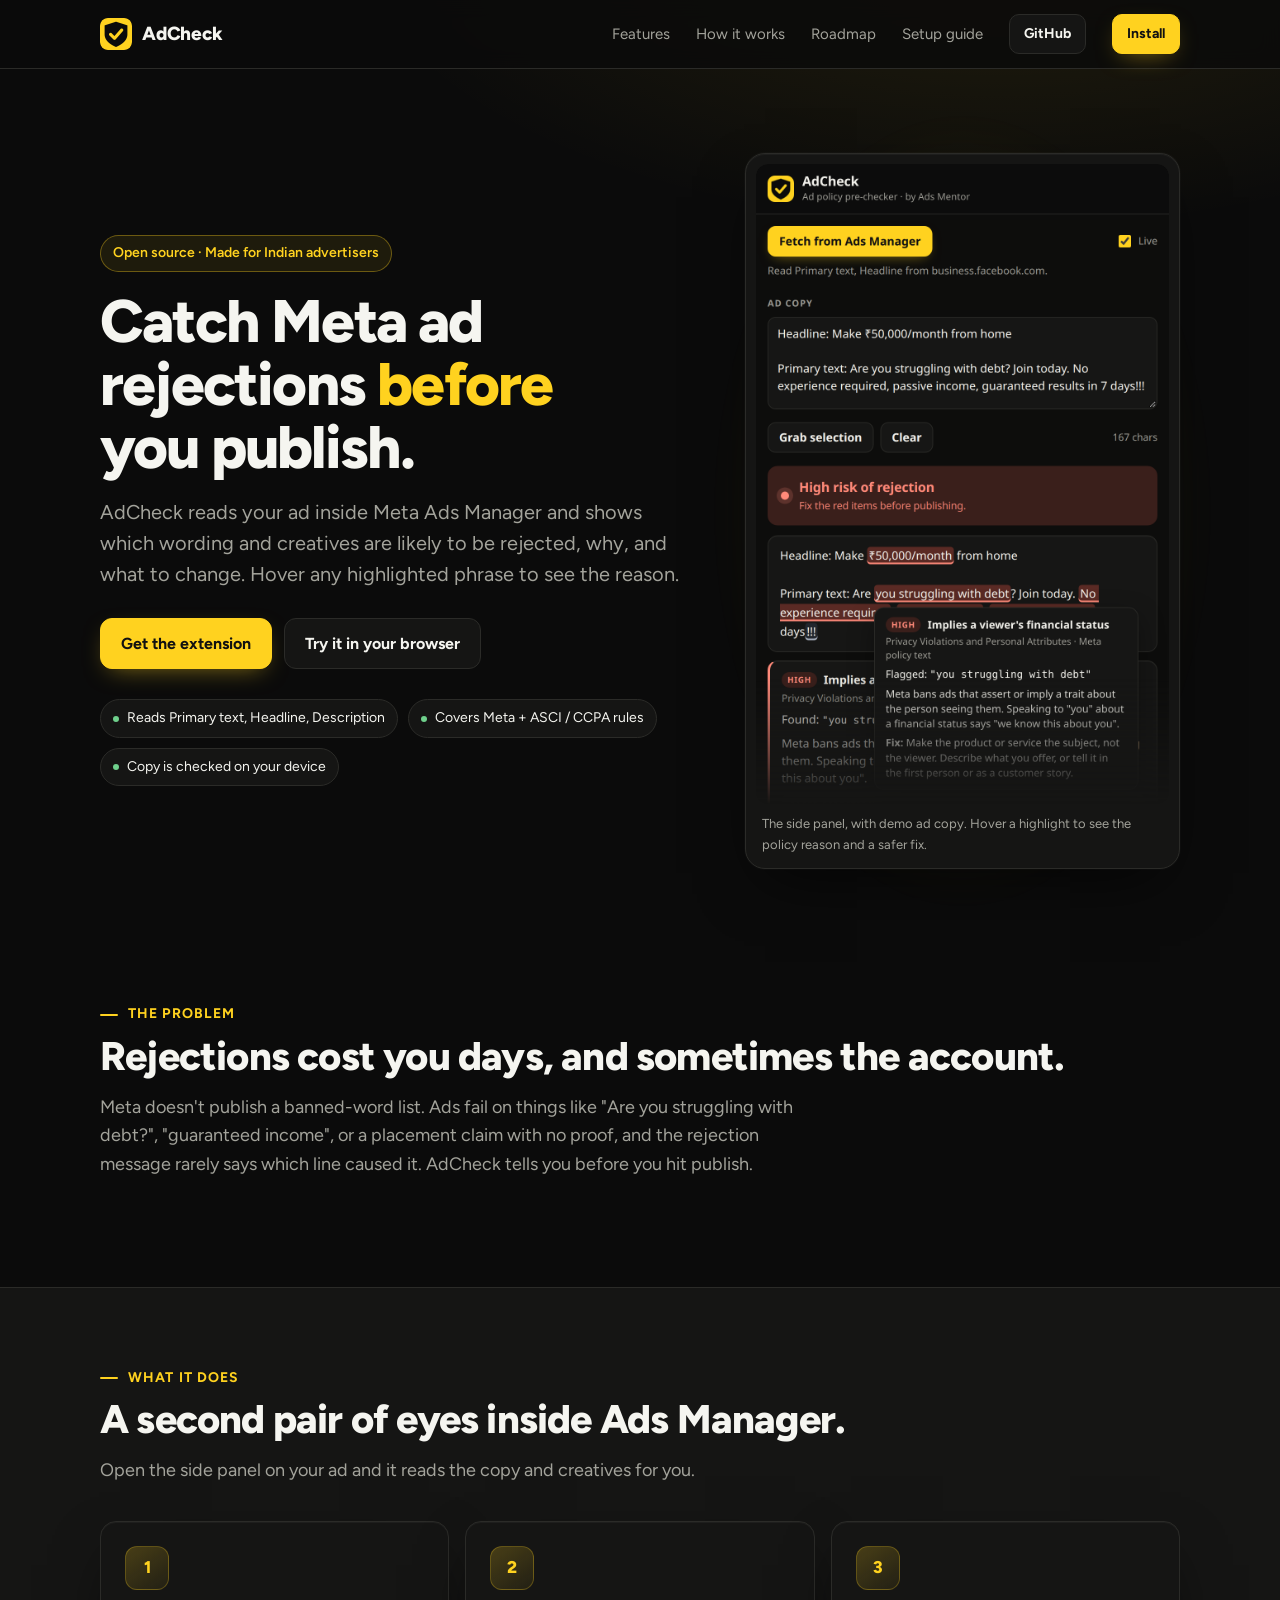
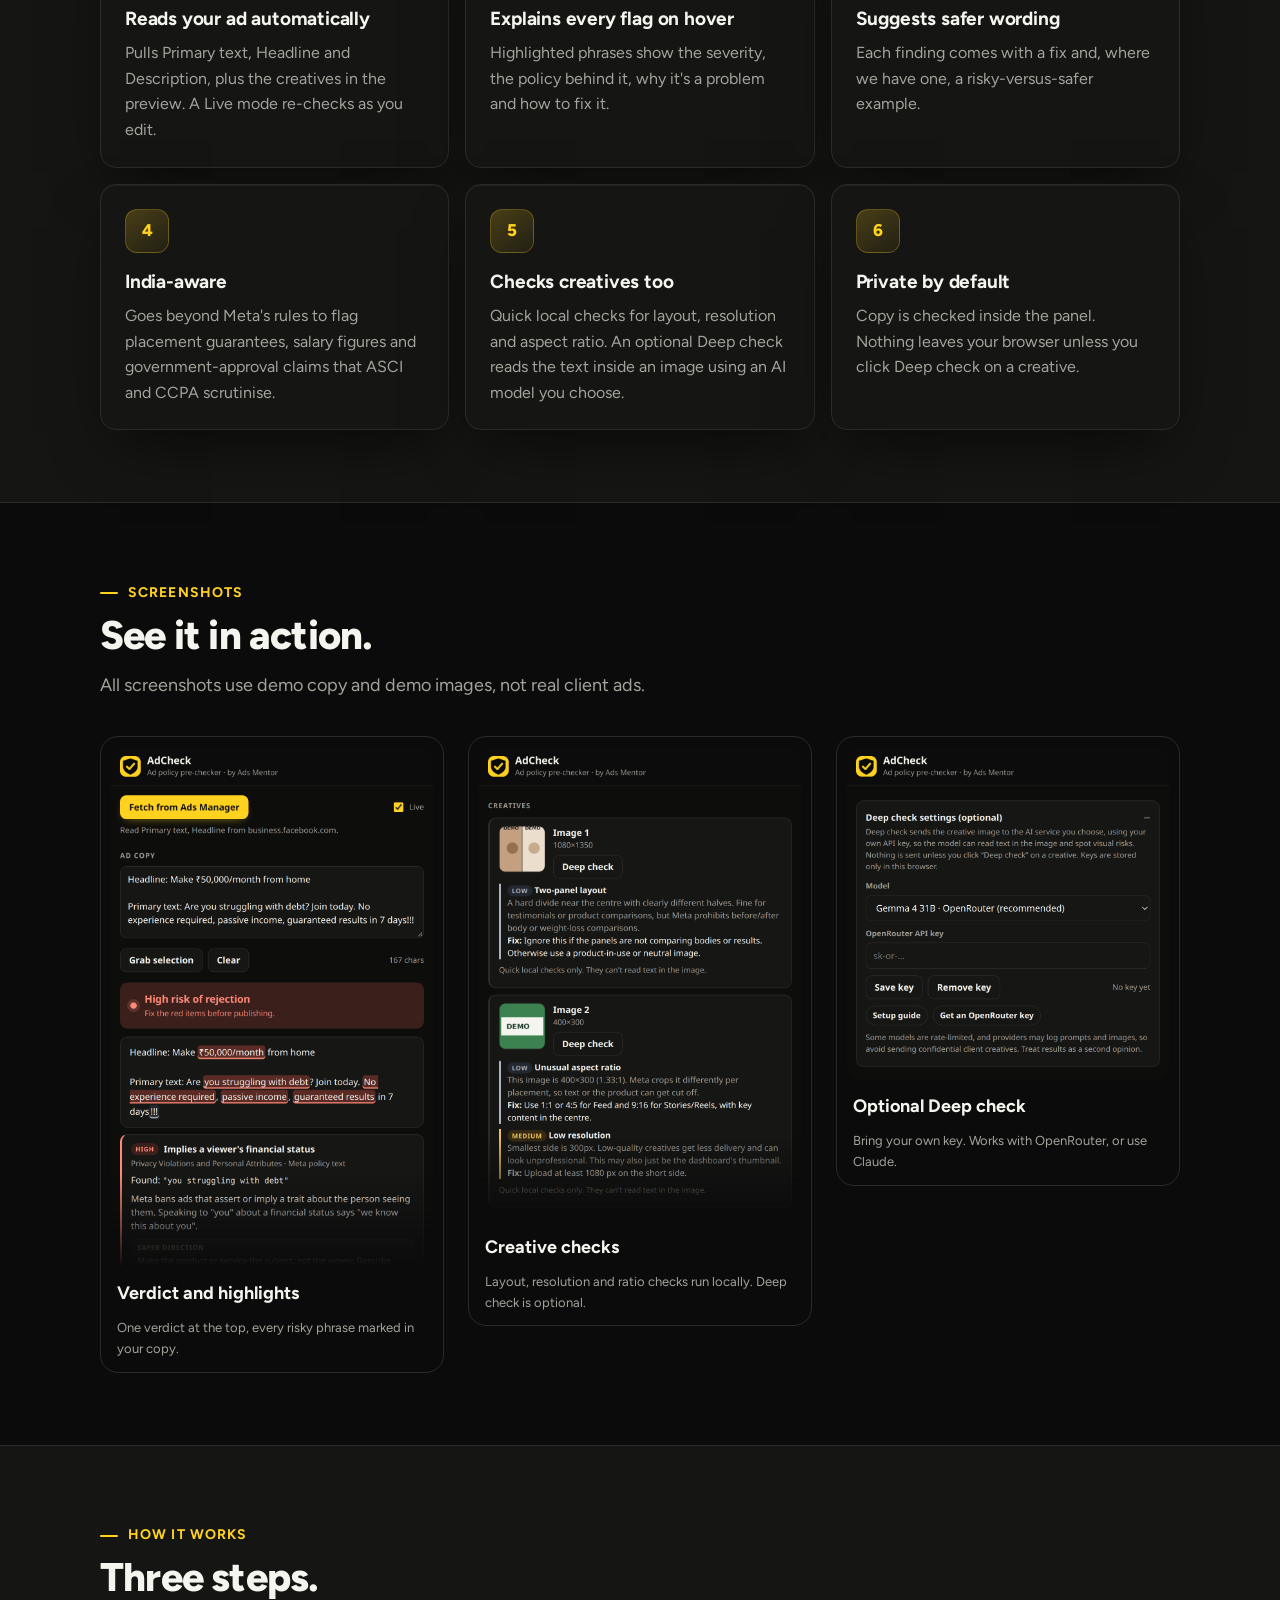
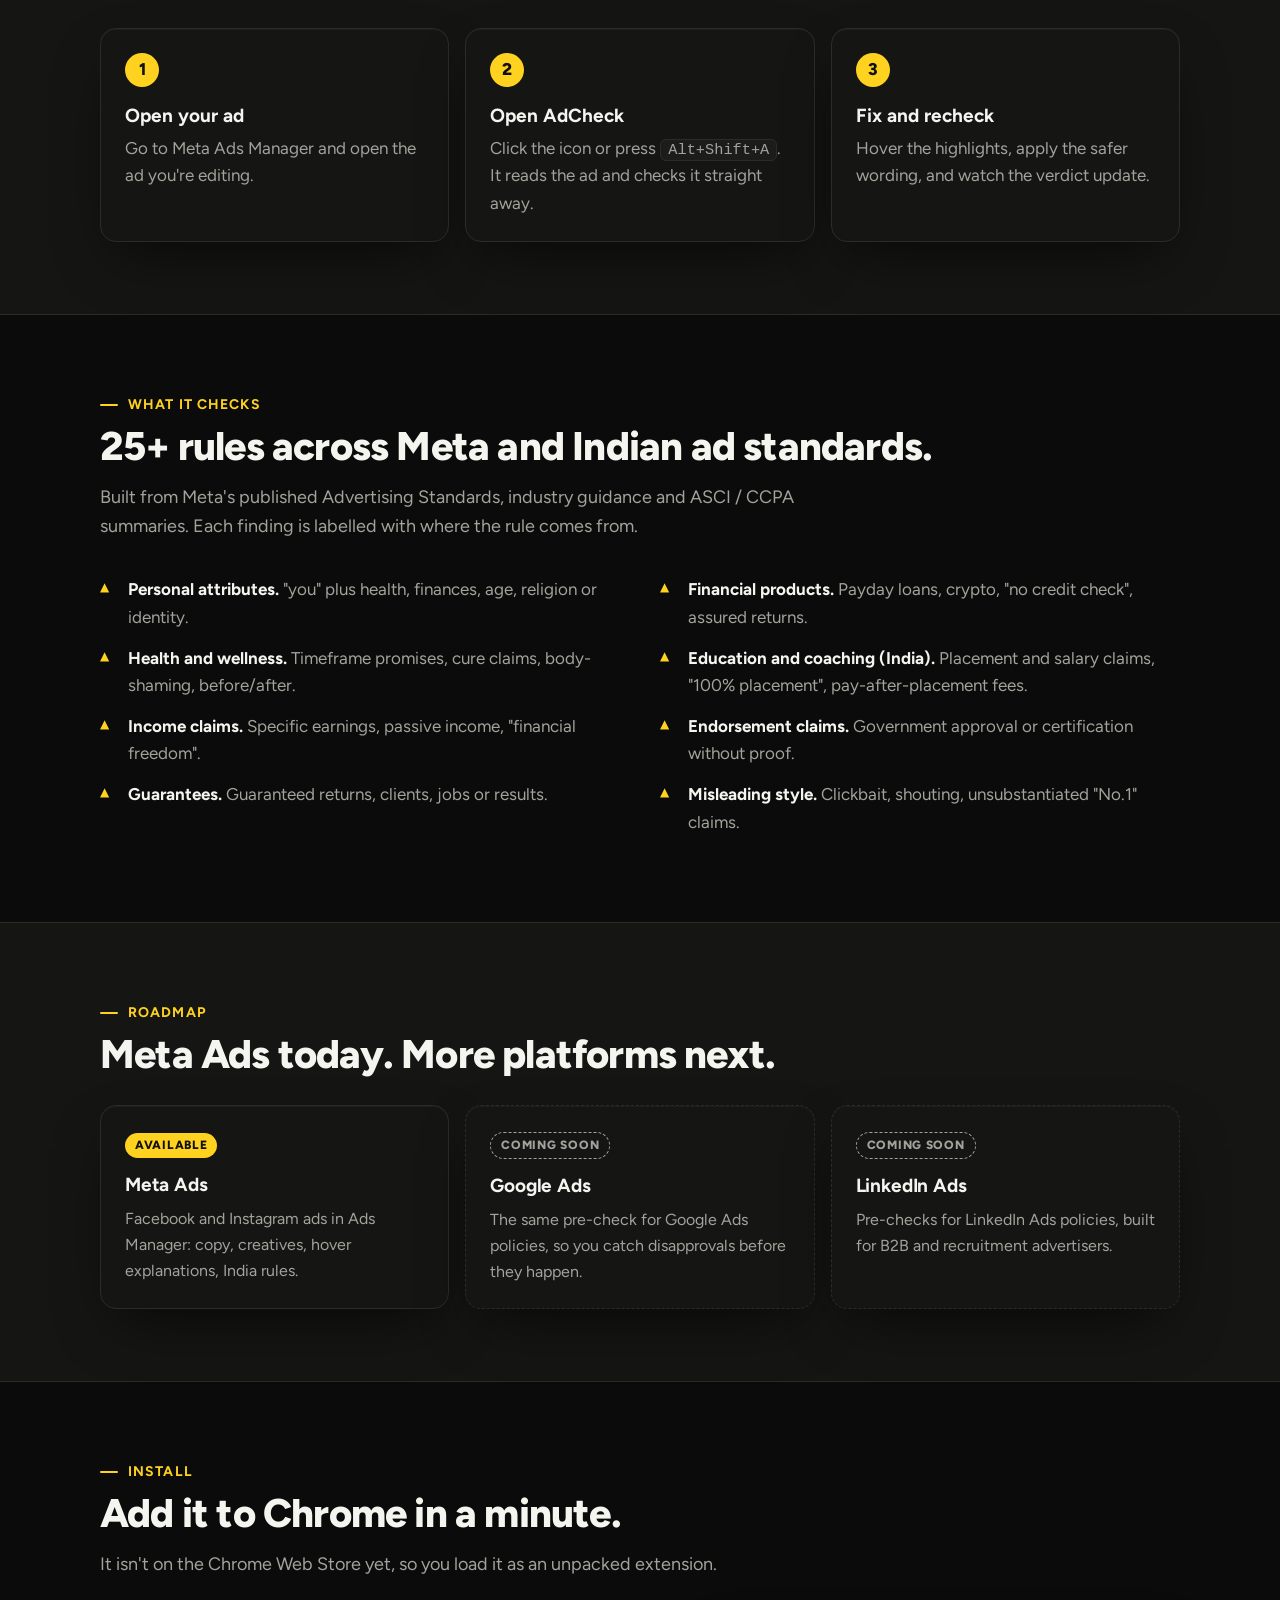
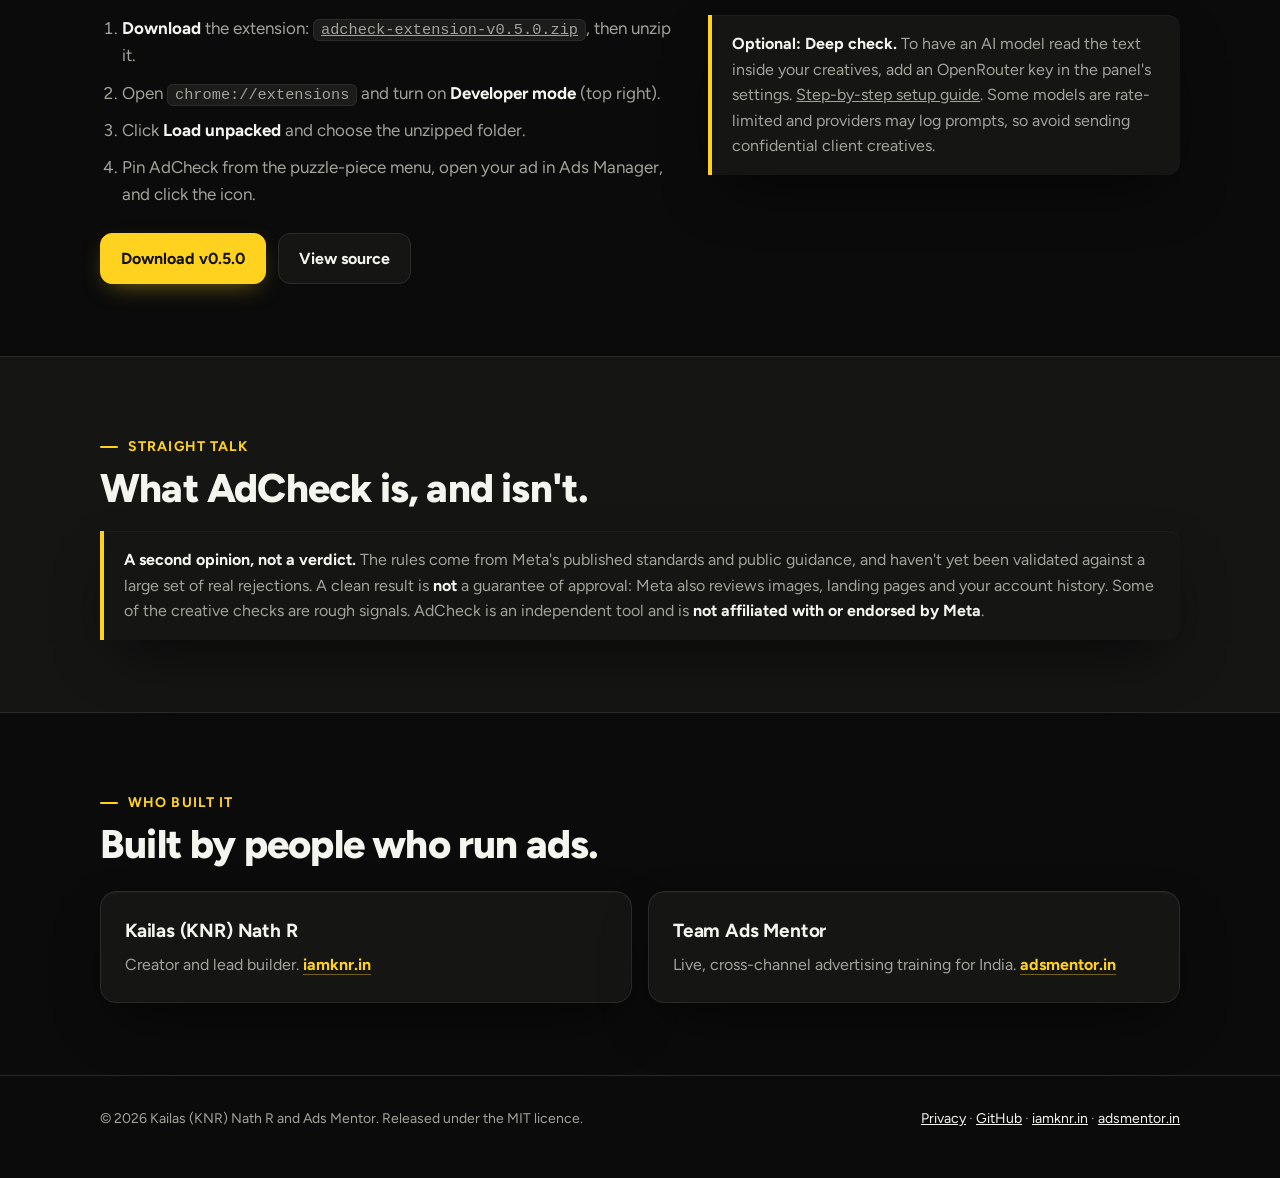
<file: docs/index.html>
<!doctype html>
<html lang="en">
<head>
<meta charset="utf-8">
<meta name="viewport" content="width=device-width, initial-scale=1">
<title>AdCheck by Ads Mentor: catch Meta ad rejections before you publish</title>
<meta name="description" content="Chrome extension that reads your ad in Meta Ads Manager and flags wording and creatives likely to be rejected, with the reason and a safer fix. Built for Indian advertisers. Google Ads and LinkedIn Ads coming soon.">
<link rel="icon" type="image/svg+xml" href="favicon.svg">
<meta property="og:type" content="website">
<meta property="og:title" content="AdCheck by Ads Mentor">
<meta property="og:description" content="Catch Meta ad rejections before you publish. Chrome side panel with hover explanations and safer rewrites.">
<meta property="og:image" content="https://iam-knr.github.io/adsmentor-adcheck/assets/og.png">
<meta property="og:url" content="https://iam-knr.github.io/adsmentor-adcheck/">
<meta name="twitter:card" content="summary_large_image">
<meta name="theme-color" content="#0b0b0b">
<link rel="preconnect" href="https://fonts.googleapis.com">
<link rel="preconnect" href="https://fonts.gstatic.com" crossorigin>
<link href="https://fonts.googleapis.com/css2?family=Figtree:wght@400;500;600;700;800&display=swap" rel="stylesheet">
<link rel="stylesheet" href="assets/site.css">
</head>
<body>
<a class="skip" href="#main">Skip to content</a>

<header class="nav">
  <div class="wrap">
    <a class="logo" href="#top"><img src="assets/icon-512.png" alt="" width="32" height="32"> AdCheck</a>
    <nav aria-label="Main">
      <a href="#features">Features</a>
      <a href="#how">How it works</a>
      <a href="#roadmap">Roadmap</a>
      <a href="openrouter-setup/">Setup guide</a>
      <a class="btn sm" href="https://github.com/iam-knr/adsmentor-adcheck">GitHub</a>
      <a class="btn sm primary" href="#install">Install</a>
    </nav>
  </div>
</header>

<main id="main">
<div id="top"></div>

<div class="hero">
  <div class="wrap">
    <div>
      <span class="pill">Open source · Made for Indian advertisers</span>
      <h1>Catch Meta ad rejections <em>before</em> you publish.</h1>
      <p class="lead">AdCheck reads your ad inside Meta Ads Manager and shows which wording and creatives are likely to be rejected, why, and what to change. Hover any highlighted phrase to see the reason.</p>
      <div class="cta">
        <a class="btn primary" href="#install">Get the extension</a>
        <a class="btn" href="try/">Try it in your browser</a>
      </div>
      <div class="facts">
        <span>Reads Primary text, Headline, Description</span>
        <span>Covers Meta + ASCI / CCPA rules</span>
        <span>Copy is checked on your device</span>
      </div>
    </div>
    <figure class="frame" style="margin:0">
      <div class="crop"><img src="assets/shots/panel-tooltip.png" alt="AdCheck side panel with a highlighted phrase and a tooltip explaining why it was flagged" width="1000" height="2000"></div>
      <figcaption>The side panel, with demo ad copy. Hover a highlight to see the policy reason and a safer fix.</figcaption>
    </figure>
  </div>
</div>

<section id="problem">
  <div class="wrap">
    <div class="eyebrow">The problem</div>
    <h2>Rejections cost you days, and sometimes the account.</h2>
    <p class="sub">Meta doesn't publish a banned-word list. Ads fail on things like "Are you struggling with debt?", "guaranteed income", or a placement claim with no proof, and the rejection message rarely says which line caused it. AdCheck tells you before you hit publish.</p>
  </div>
</section>

<section id="features" class="band">
  <div class="wrap">
    <div class="eyebrow">What it does</div>
    <h2>A second pair of eyes inside Ads Manager.</h2>
    <p class="sub">Open the side panel on your ad and it reads the copy and creatives for you.</p>
    <div class="grid">
      <div class="card"><div class="ico">1</div><h3>Reads your ad automatically</h3><p>Pulls Primary text, Headline and Description, plus the creatives in the preview. A Live mode re-checks as you edit.</p></div>
      <div class="card"><div class="ico">2</div><h3>Explains every flag on hover</h3><p>Highlighted phrases show the severity, the policy behind it, why it's a problem and how to fix it.</p></div>
      <div class="card"><div class="ico">3</div><h3>Suggests safer wording</h3><p>Each finding comes with a fix and, where we have one, a risky-versus-safer example.</p></div>
      <div class="card"><div class="ico">4</div><h3>India-aware</h3><p>Goes beyond Meta's rules to flag placement guarantees, salary figures and government-approval claims that ASCI and CCPA scrutinise.</p></div>
      <div class="card"><div class="ico">5</div><h3>Checks creatives too</h3><p>Quick local checks for layout, resolution and aspect ratio. An optional Deep check reads the text inside an image using an AI model you choose.</p></div>
      <div class="card"><div class="ico">6</div><h3>Private by default</h3><p>Copy is checked inside the panel. Nothing leaves your browser unless you click Deep check on a creative.</p></div>
    </div>
  </div>
</section>

<section id="screens">
  <div class="wrap">
    <div class="eyebrow">Screenshots</div>
    <h2>See it in action.</h2>
    <p class="sub">All screenshots use demo copy and demo images, not real client ads.</p>
    <div class="shots">
      <figure class="shot"><div class="crop"><img src="assets/shots/panel-verdict.png" alt="AdCheck verdict card showing high risk and the highlighted phrases in demo ad copy" loading="lazy" width="1000" height="2000"></div><b>Verdict and highlights</b><figcaption>One verdict at the top, every risky phrase marked in your copy.</figcaption></figure>
      <figure class="shot"><div class="crop"><img src="assets/shots/panel-creatives.png" alt="AdCheck creatives section with quick checks on two demo images" loading="lazy" width="1000" height="1621"></div><b>Creative checks</b><figcaption>Layout, resolution and ratio checks run locally. Deep check is optional.</figcaption></figure>
      <figure class="shot"><div class="crop full"><img src="assets/shots/panel-settings.png" alt="AdCheck Deep check settings with a model choice and an API key field" loading="lazy" width="1000" height="878"></div><b>Optional Deep check</b><figcaption>Bring your own key. Works with OpenRouter, or use Claude.</figcaption></figure>
    </div>
  </div>
</section>

<section id="how" class="band">
  <div class="wrap">
    <div class="eyebrow">How it works</div>
    <h2>Three steps.</h2>
    <ol class="steps" style="margin-top:28px">
      <li><b>Open your ad</b><span>Go to Meta Ads Manager and open the ad you're editing.</span></li>
      <li><b>Open AdCheck</b><span>Click the icon or press <code>Alt+Shift+A</code>. It reads the ad and checks it straight away.</span></li>
      <li><b>Fix and recheck</b><span>Hover the highlights, apply the safer wording, and watch the verdict update.</span></li>
    </ol>
  </div>
</section>

<section id="rules">
  <div class="wrap">
    <div class="eyebrow">What it checks</div>
    <h2>25+ rules across Meta and Indian ad standards.</h2>
    <p class="sub">Built from Meta's published Advertising Standards, industry guidance and ASCI / CCPA summaries. Each finding is labelled with where the rule comes from.</p>
    <ul class="checks">
      <li><b>Personal attributes.</b> "you" plus health, finances, age, religion or identity.</li>
      <li><b>Health and wellness.</b> Timeframe promises, cure claims, body-shaming, before/after.</li>
      <li><b>Income claims.</b> Specific earnings, passive income, "financial freedom".</li>
      <li><b>Guarantees.</b> Guaranteed returns, clients, jobs or results.</li>
      <li><b>Financial products.</b> Payday loans, crypto, "no credit check", assured returns.</li>
      <li><b>Education and coaching (India).</b> Placement and salary claims, "100% placement", pay-after-placement fees.</li>
      <li><b>Endorsement claims.</b> Government approval or certification without proof.</li>
      <li><b>Misleading style.</b> Clickbait, shouting, unsubstantiated "No.1" claims.</li>
    </ul>
  </div>
</section>

<section id="roadmap" class="band">
  <div class="wrap">
    <div class="eyebrow">Roadmap</div>
    <h2>Meta Ads today. More platforms next.</h2>
    <div class="road" style="margin-top:28px">
      <div class="card"><span class="badge live">Available</span><h3>Meta Ads</h3><p>Facebook and Instagram ads in Ads Manager: copy, creatives, hover explanations, India rules.</p></div>
      <div class="card dim"><span class="badge soon">Coming soon</span><h3>Google Ads</h3><p>The same pre-check for Google Ads policies, so you catch disapprovals before they happen.</p></div>
      <div class="card dim"><span class="badge soon">Coming soon</span><h3>LinkedIn Ads</h3><p>Pre-checks for LinkedIn Ads policies, built for B2B and recruitment advertisers.</p></div>
    </div>
  </div>
</section>

<section id="install">
  <div class="wrap">
    <div class="eyebrow">Install</div>
    <h2>Add it to Chrome in a minute.</h2>
    <p class="sub">It isn't on the Chrome Web Store yet, so you load it as an unpacked extension.</p>
    <div class="install">
      <div>
        <ol>
          <li><b>Download</b> the extension: <a href="download/adcheck-extension-v0.5.0.zip"><code>adcheck-extension-v0.5.0.zip</code></a>, then unzip it.</li>
          <li>Open <code>chrome://extensions</code> and turn on <b>Developer mode</b> (top right).</li>
          <li>Click <b>Load unpacked</b> and choose the unzipped folder.</li>
          <li>Pin AdCheck from the puzzle-piece menu, open your ad in Ads Manager, and click the icon.</li>
        </ol>
        <div class="cta"><a class="btn primary" href="download/adcheck-extension-v0.5.0.zip">Download v0.5.0</a><a class="btn" href="https://github.com/iam-knr/adsmentor-adcheck">View source</a></div>
      </div>
      <div class="note">
        <b>Optional: Deep check.</b> To have an AI model read the text inside your creatives, add an OpenRouter key in the panel's settings. <a href="openrouter-setup/">Step-by-step setup guide</a>. Some models are rate-limited and providers may log prompts, so avoid sending confidential client creatives.
      </div>
    </div>
  </div>
</section>

<section class="band" id="honest">
  <div class="wrap">
    <div class="eyebrow">Straight talk</div>
    <h2>What AdCheck is, and isn't.</h2>
    <div class="note" style="margin-top:20px">
      <b>A second opinion, not a verdict.</b> The rules come from Meta's published standards and public guidance, and haven't yet been validated against a large set of real rejections. A clean result is <b>not</b> a guarantee of approval: Meta also reviews images, landing pages and your account history. Some of the creative checks are rough signals. AdCheck is an independent tool and is <b>not affiliated with or endorsed by Meta</b>.
    </div>
  </div>
</section>

<section id="team">
  <div class="wrap">
    <div class="eyebrow">Who built it</div>
    <h2>Built by people who run ads.</h2>
    <div class="built" style="margin-top:24px">
      <div class="card"><h3>Kailas (KNR) Nath R</h3><p>Creator and lead builder. <a href="https://iamknr.in">iamknr.in</a></p></div>
      <div class="card"><h3>Team Ads Mentor</h3><p>Live, cross-channel advertising training for India. <a href="https://adsmentor.in">adsmentor.in</a></p></div>
    </div>
  </div>
</section>
</main>

<footer>
  <div class="wrap">
    <div>© 2026 Kailas (KNR) Nath R and Ads Mentor. Released under the MIT licence.</div>
    <div><a href="privacy/">Privacy</a> · <a href="https://github.com/iam-knr/adsmentor-adcheck">GitHub</a> · <a href="https://iamknr.in">iamknr.in</a> · <a href="https://adsmentor.in">adsmentor.in</a></div>
  </div>
</footer>
</body>
</html>
</file>
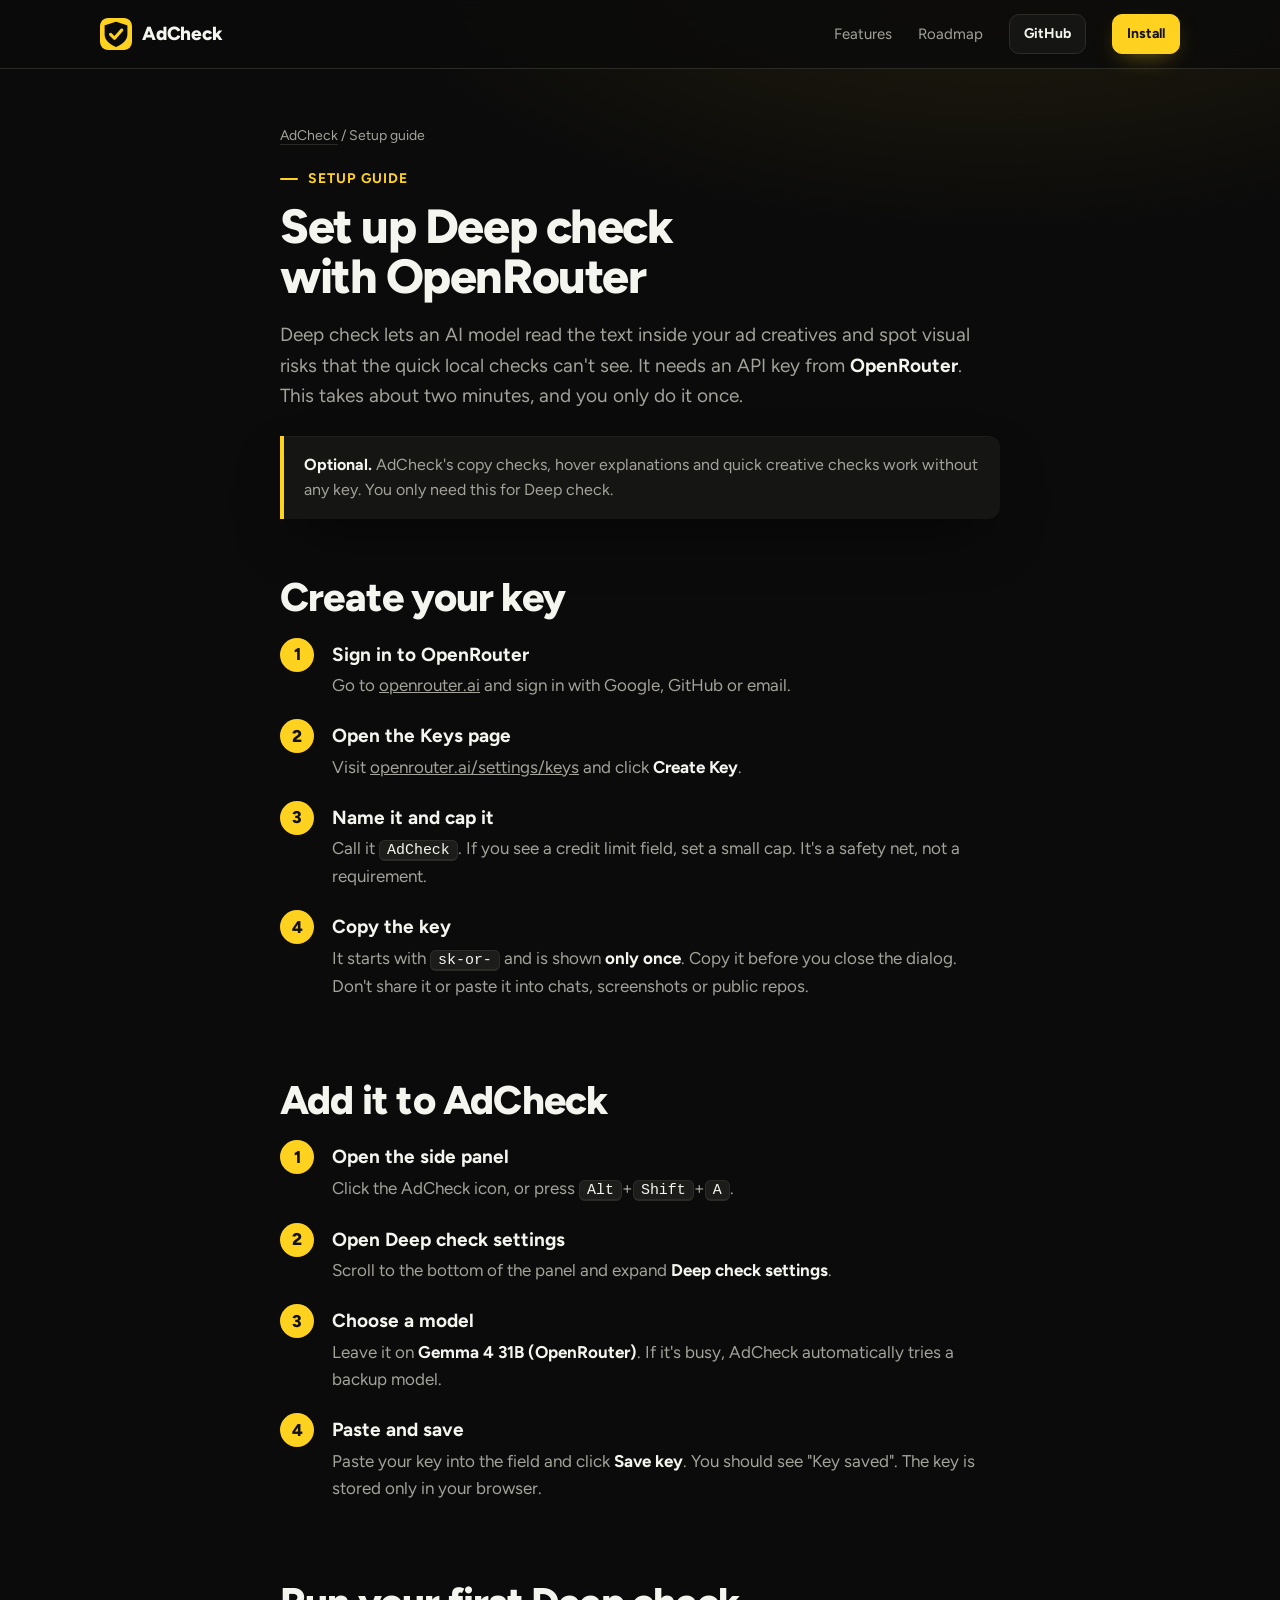
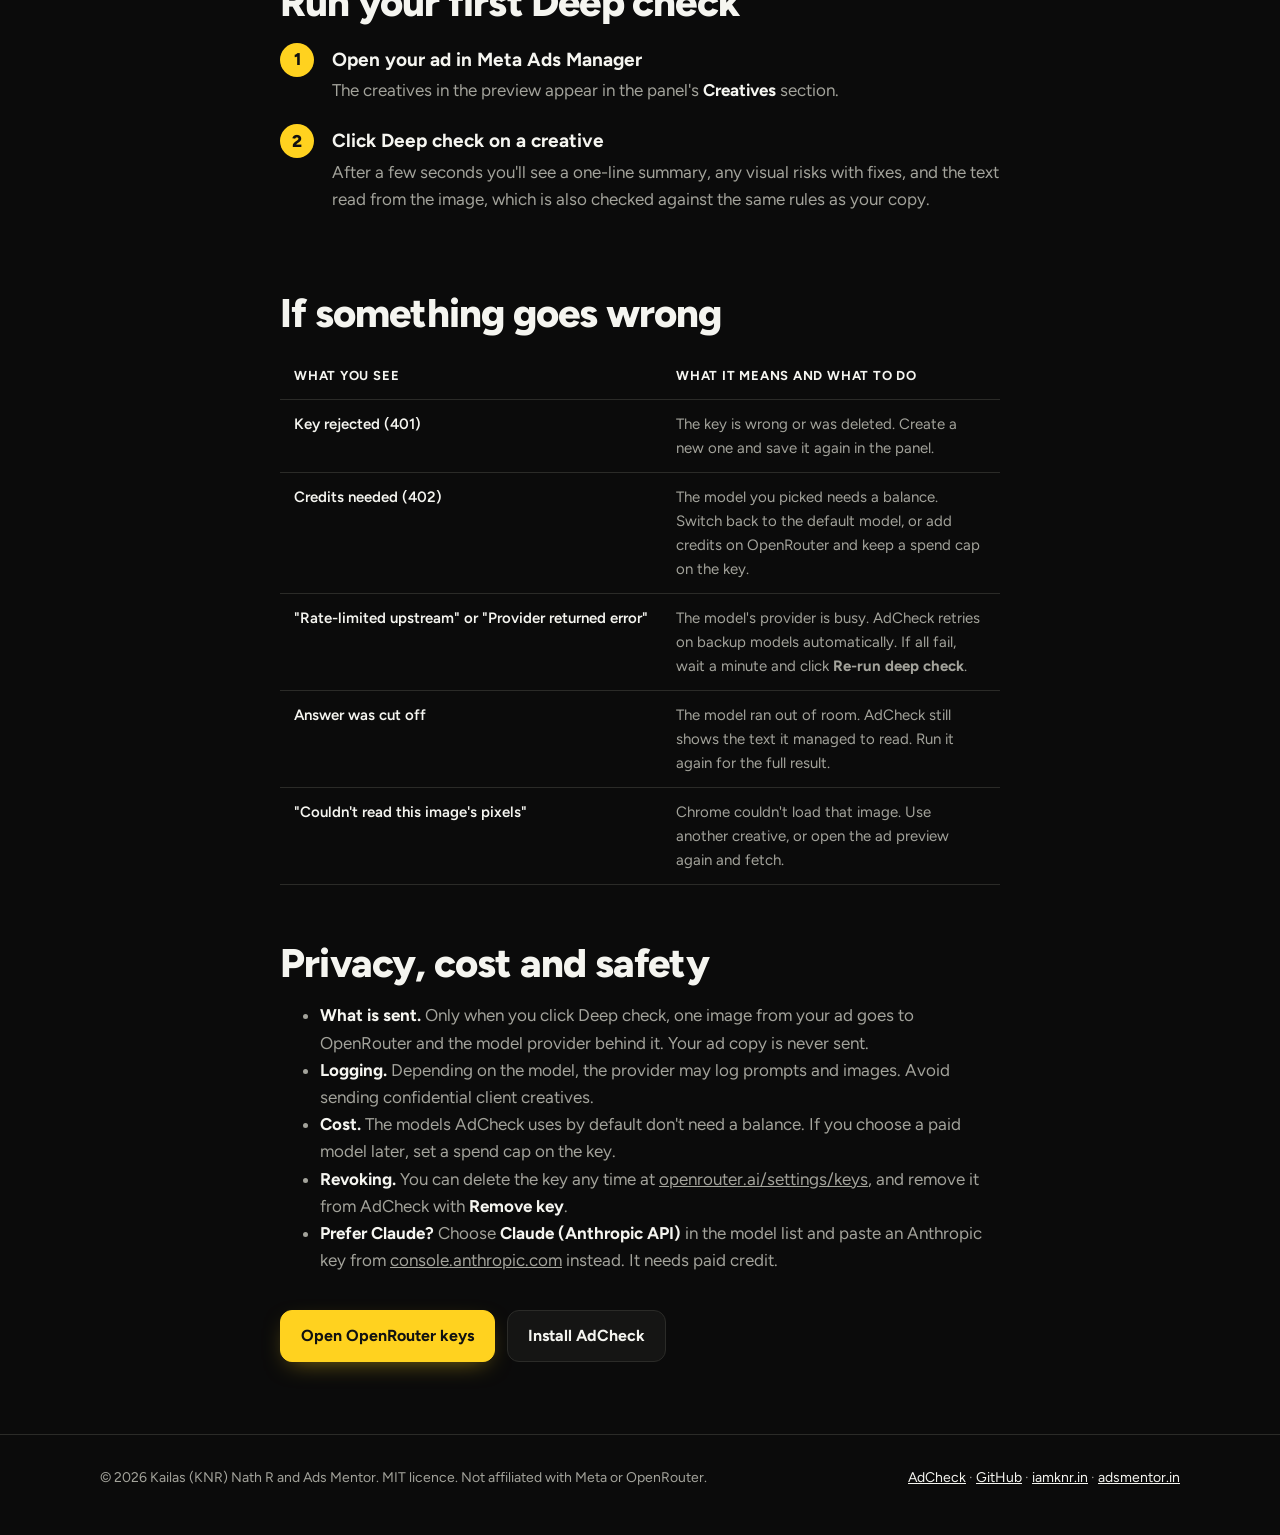
<file: docs/openrouter-setup/index.html>
<!doctype html>
<html lang="en">
<head>
<meta charset="utf-8">
<meta name="viewport" content="width=device-width, initial-scale=1">
<title>OpenRouter setup guide · AdCheck by Ads Mentor</title>
<meta name="description" content="Step-by-step guide to creating an OpenRouter API key and adding it to AdCheck so Deep check can read the text inside your ad creatives.">
<meta name="theme-color" content="#0b0b0b">
<link rel="icon" type="image/svg+xml" href="../favicon.svg">
<meta property="og:title" content="OpenRouter setup guide · AdCheck">
<meta property="og:description" content="Create an OpenRouter key and turn on Deep check in AdCheck in about two minutes.">
<meta property="og:image" content="https://iam-knr.github.io/adsmentor-adcheck/assets/og.png">
<link rel="preconnect" href="https://fonts.googleapis.com">
<link rel="preconnect" href="https://fonts.gstatic.com" crossorigin>
<link href="https://fonts.googleapis.com/css2?family=Figtree:wght@400;500;600;700;800&display=swap" rel="stylesheet">
<link rel="stylesheet" href="../assets/site.css">
</head>
<body>
<a class="skip" href="#main">Skip to content</a>
<header class="nav">
  <div class="wrap">
    <a class="logo" href="../"><img src="../assets/icon-512.png" alt="" width="32" height="32"> AdCheck</a>
    <nav aria-label="Main">
      <a href="../#features">Features</a>
      <a href="../#roadmap">Roadmap</a>
      <a class="btn sm" href="https://github.com/iam-knr/adsmentor-adcheck">GitHub</a>
      <a class="btn sm primary" href="../#install">Install</a>
    </nav>
  </div>
</header>

<main id="main">
<section style="padding-top:56px">
  <div class="wrap prose">
    <div class="crumb"><a href="../">AdCheck</a> / Setup guide</div>
    <div class="eyebrow">Setup guide</div>
    <h1 style="font-size:clamp(32px,4.6vw,48px);margin:10px 0 14px">Set up Deep check with OpenRouter</h1>
    <p style="font-size:19px">Deep check lets an AI model read the text inside your ad creatives and spot visual risks that the quick local checks can't see. It needs an API key from <b>OpenRouter</b>. This takes about two minutes, and you only do it once.</p>

    <div class="note" style="margin:24px 0"><b>Optional.</b> AdCheck's copy checks, hover explanations and quick creative checks work without any key. You only need this for Deep check.</div>

    <h2>Create your key</h2>
    <ol>
      <li><b>Sign in to OpenRouter</b>Go to <a href="https://openrouter.ai" target="_blank" rel="noopener">openrouter.ai</a> and sign in with Google, GitHub or email.</li>
      <li><b>Open the Keys page</b>Visit <a href="https://openrouter.ai/settings/keys" target="_blank" rel="noopener">openrouter.ai/settings/keys</a> and click <b>Create Key</b>.</li>
      <li><b>Name it and cap it</b>Call it <span class="kbd">AdCheck</span>. If you see a credit limit field, set a small cap. It's a safety net, not a requirement.</li>
      <li><b>Copy the key</b>It starts with <span class="kbd">sk-or-</span> and is shown <b>only once</b>. Copy it before you close the dialog. Don't share it or paste it into chats, screenshots or public repos.</li>
    </ol>

    <h2>Add it to AdCheck</h2>
    <ol>
      <li><b>Open the side panel</b>Click the AdCheck icon, or press <span class="kbd">Alt</span>+<span class="kbd">Shift</span>+<span class="kbd">A</span>.</li>
      <li><b>Open Deep check settings</b>Scroll to the bottom of the panel and expand <b>Deep check settings</b>.</li>
      <li><b>Choose a model</b>Leave it on <b>Gemma 4 31B (OpenRouter)</b>. If it's busy, AdCheck automatically tries a backup model.</li>
      <li><b>Paste and save</b>Paste your key into the field and click <b>Save key</b>. You should see "Key saved". The key is stored only in your browser.</li>
    </ol>

    <h2>Run your first Deep check</h2>
    <ol>
      <li><b>Open your ad in Meta Ads Manager</b>The creatives in the preview appear in the panel's <b>Creatives</b> section.</li>
      <li><b>Click Deep check on a creative</b>After a few seconds you'll see a one-line summary, any visual risks with fixes, and the text read from the image, which is also checked against the same rules as your copy.</li>
    </ol>

    <h2>If something goes wrong</h2>
    <table class="t">
      <thead><tr><th>What you see</th><th>What it means and what to do</th></tr></thead>
      <tbody>
        <tr><td>Key rejected (401)</td><td>The key is wrong or was deleted. Create a new one and save it again in the panel.</td></tr>
        <tr><td>Credits needed (402)</td><td>The model you picked needs a balance. Switch back to the default model, or add credits on OpenRouter and keep a spend cap on the key.</td></tr>
        <tr><td>"Rate-limited upstream" or "Provider returned error"</td><td>The model's provider is busy. AdCheck retries on backup models automatically. If all fail, wait a minute and click <b>Re-run deep check</b>.</td></tr>
        <tr><td>Answer was cut off</td><td>The model ran out of room. AdCheck still shows the text it managed to read. Run it again for the full result.</td></tr>
        <tr><td>"Couldn't read this image's pixels"</td><td>Chrome couldn't load that image. Use another creative, or open the ad preview again and fetch.</td></tr>
      </tbody>
    </table>

    <h2>Privacy, cost and safety</h2>
    <ul>
      <li><b>What is sent.</b> Only when you click Deep check, one image from your ad goes to OpenRouter and the model provider behind it. Your ad copy is never sent.</li>
      <li><b>Logging.</b> Depending on the model, the provider may log prompts and images. Avoid sending confidential client creatives.</li>
      <li><b>Cost.</b> The models AdCheck uses by default don't need a balance. If you choose a paid model later, set a spend cap on the key.</li>
      <li><b>Revoking.</b> You can delete the key any time at <a href="https://openrouter.ai/settings/keys" target="_blank" rel="noopener">openrouter.ai/settings/keys</a>, and remove it from AdCheck with <b>Remove key</b>.</li>
      <li><b>Prefer Claude?</b> Choose <b>Claude (Anthropic API)</b> in the model list and paste an Anthropic key from <a href="https://console.anthropic.com" target="_blank" rel="noopener">console.anthropic.com</a> instead. It needs paid credit.</li>
    </ul>

    <div class="cta" style="margin-top:36px"><a class="btn primary" href="https://openrouter.ai/settings/keys" target="_blank" rel="noopener">Open OpenRouter keys</a><a class="btn" href="../#install">Install AdCheck</a></div>
  </div>
</section>
</main>

<footer>
  <div class="wrap">
    <div>© 2026 Kailas (KNR) Nath R and Ads Mentor. MIT licence. Not affiliated with Meta or OpenRouter.</div>
    <div><a href="../">AdCheck</a> · <a href="https://github.com/iam-knr/adsmentor-adcheck">GitHub</a> · <a href="https://iamknr.in">iamknr.in</a> · <a href="https://adsmentor.in">adsmentor.in</a></div>
  </div>
</footer>
</body>
</html>
</file>
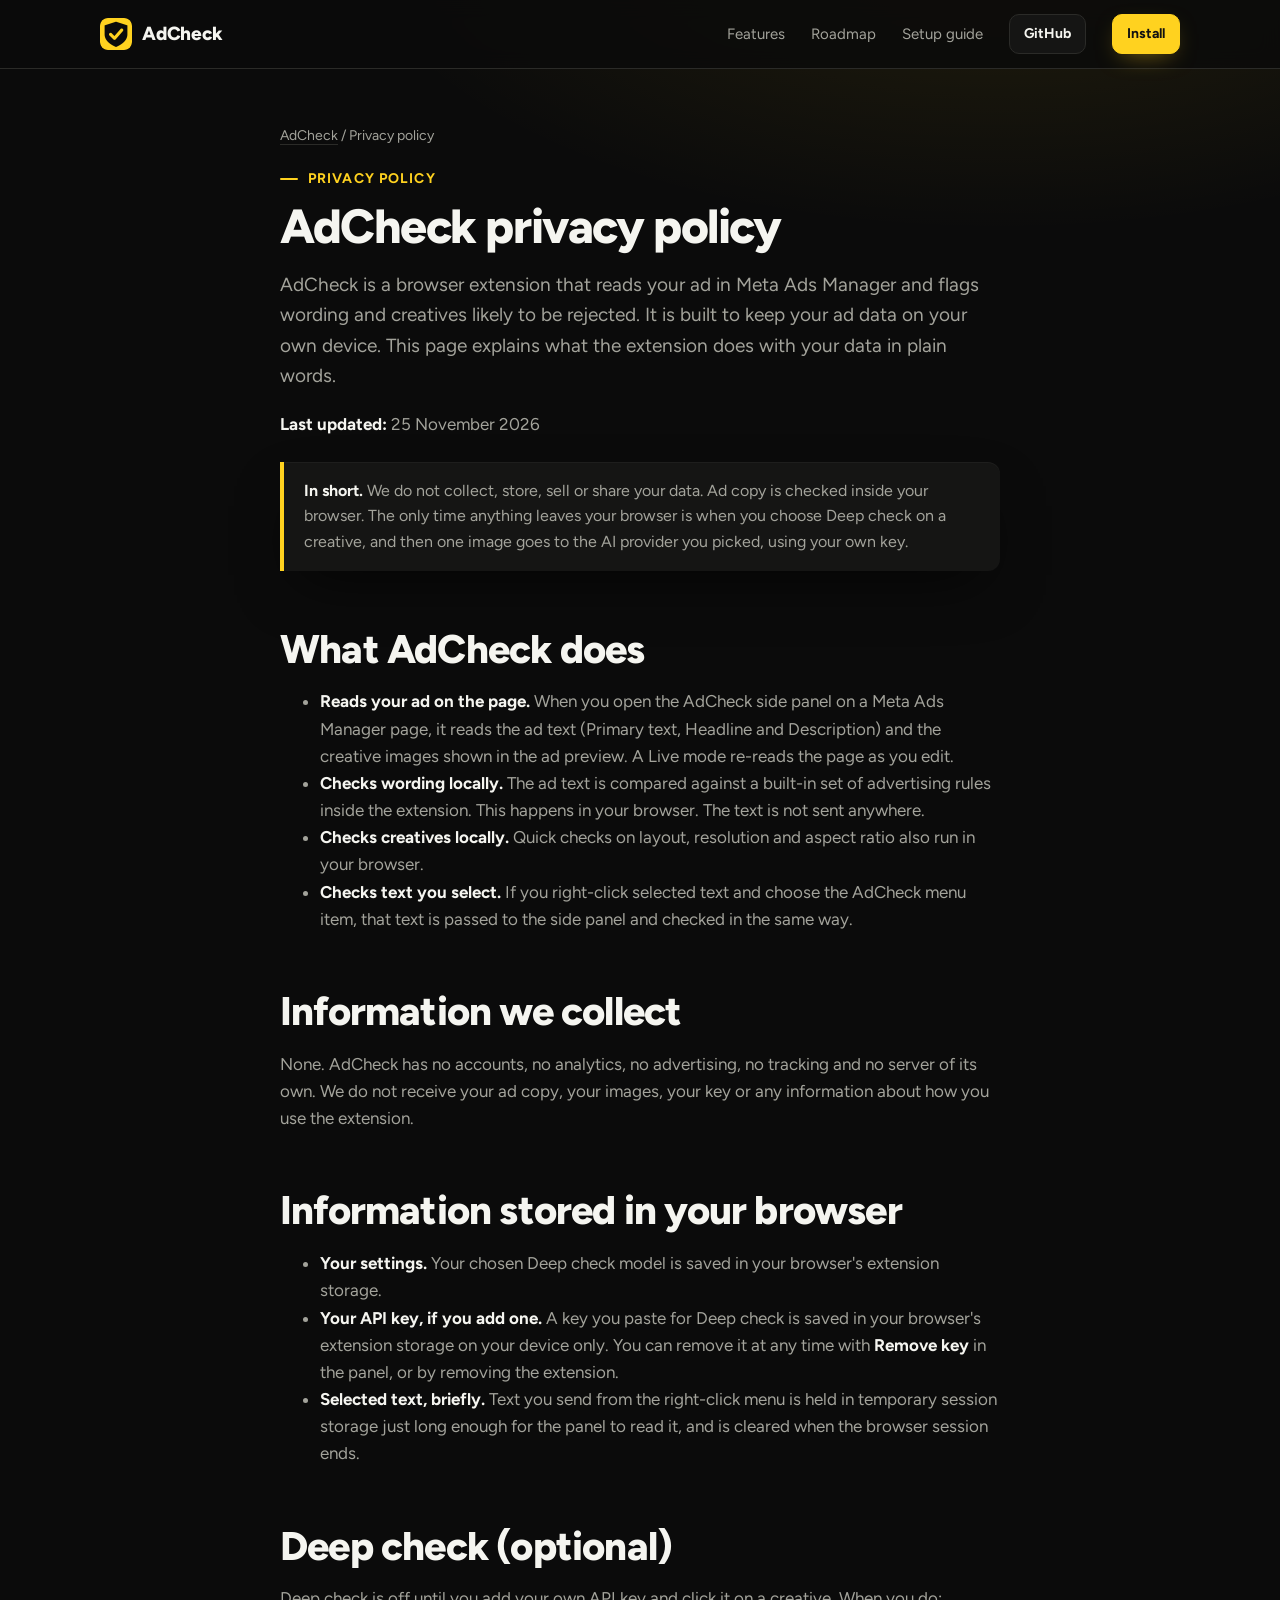
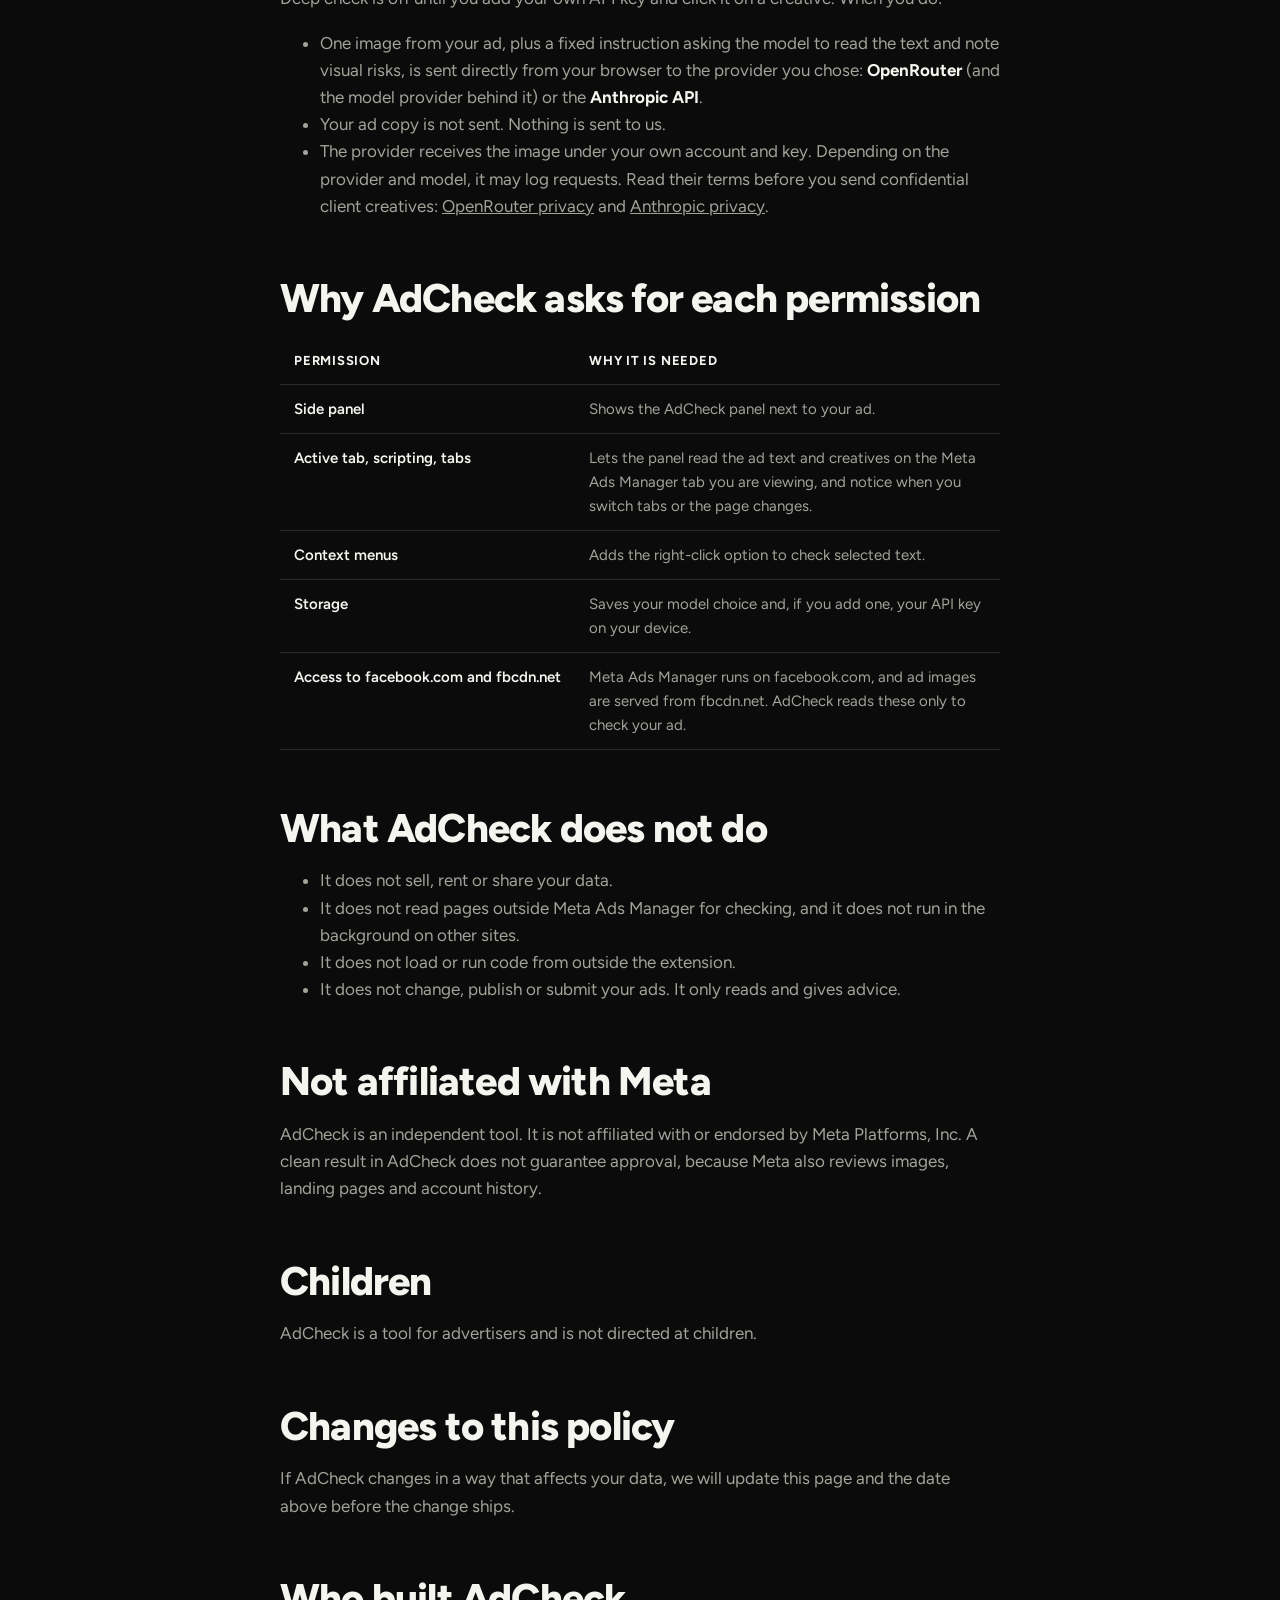
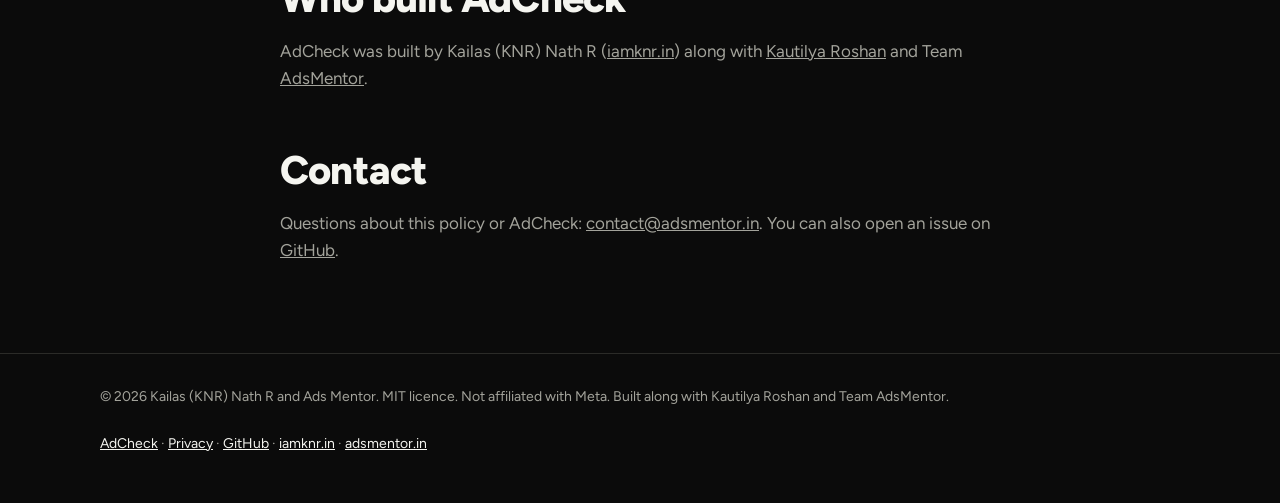
<file: docs/privacy/index.html>
<!doctype html>
<html lang="en">
<head>
<meta charset="utf-8">
<meta name="viewport" content="width=device-width, initial-scale=1">
<title>Privacy policy · AdCheck by Ads Mentor</title>
<meta name="description" content="How AdCheck handles your data: ad copy is checked inside your browser, nothing is collected by us, and an optional Deep check sends one image to the AI provider you choose.">
<meta name="theme-color" content="#0b0b0b">
<link rel="canonical" href="https://adcheck.iamknr.in/privacy/">
<link rel="icon" type="image/svg+xml" href="../favicon.svg">
<meta property="og:title" content="Privacy policy · AdCheck">
<meta property="og:description" content="AdCheck checks your ad copy inside your browser. We do not collect, store or sell your data.">
<meta property="og:image" content="https://iam-knr.github.io/adsmentor-adcheck/assets/og.png">
<link rel="preconnect" href="https://fonts.googleapis.com">
<link rel="preconnect" href="https://fonts.gstatic.com" crossorigin>
<link href="https://fonts.googleapis.com/css2?family=Figtree:wght@400;500;600;700;800&display=swap" rel="stylesheet">
<link rel="stylesheet" href="../assets/site.css">
</head>
<body>
<a class="skip" href="#main">Skip to content</a>
<header class="nav">
  <div class="wrap">
    <a class="logo" href="../"><img src="../assets/icon-512.png" alt="" width="32" height="32"> AdCheck</a>
    <nav aria-label="Main">
      <a href="../#features">Features</a>
      <a href="../#roadmap">Roadmap</a>
      <a href="../openrouter-setup/">Setup guide</a>
      <a class="btn sm" href="https://github.com/iam-knr/adsmentor-adcheck">GitHub</a>
      <a class="btn sm primary" href="../#install">Install</a>
    </nav>
  </div>
</header>

<main id="main">
<section style="padding-top:56px">
  <div class="wrap prose">
    <div class="crumb"><a href="../">AdCheck</a> / Privacy policy</div>
    <div class="eyebrow">Privacy policy</div>
    <h1 style="font-size:clamp(32px,4.6vw,48px);margin:10px 0 14px">AdCheck privacy policy</h1>
    <p style="font-size:19px">AdCheck is a browser extension that reads your ad in Meta Ads Manager and flags wording and creatives likely to be rejected. It is built to keep your ad data on your own device. This page explains what the extension does with your data in plain words.</p>
    <p><b>Last updated:</b> 25 November 2026</p>

    <div class="note" style="margin:24px 0"><b>In short.</b> We do not collect, store, sell or share your data. Ad copy is checked inside your browser. The only time anything leaves your browser is when you choose Deep check on a creative, and then one image goes to the AI provider you picked, using your own key.</div>

    <h2>What AdCheck does</h2>
    <ul>
      <li><b>Reads your ad on the page.</b> When you open the AdCheck side panel on a Meta Ads Manager page, it reads the ad text (Primary text, Headline and Description) and the creative images shown in the ad preview. A Live mode re-reads the page as you edit.</li>
      <li><b>Checks wording locally.</b> The ad text is compared against a built-in set of advertising rules inside the extension. This happens in your browser. The text is not sent anywhere.</li>
      <li><b>Checks creatives locally.</b> Quick checks on layout, resolution and aspect ratio also run in your browser.</li>
      <li><b>Checks text you select.</b> If you right-click selected text and choose the AdCheck menu item, that text is passed to the side panel and checked in the same way.</li>
    </ul>

    <h2>Information we collect</h2>
    <p>None. AdCheck has no accounts, no analytics, no advertising, no tracking and no server of its own. We do not receive your ad copy, your images, your key or any information about how you use the extension.</p>

    <h2>Information stored in your browser</h2>
    <ul>
      <li><b>Your settings.</b> Your chosen Deep check model is saved in your browser's extension storage.</li>
      <li><b>Your API key, if you add one.</b> A key you paste for Deep check is saved in your browser's extension storage on your device only. You can remove it at any time with <b>Remove key</b> in the panel, or by removing the extension.</li>
      <li><b>Selected text, briefly.</b> Text you send from the right-click menu is held in temporary session storage just long enough for the panel to read it, and is cleared when the browser session ends.</li>
    </ul>

    <h2>Deep check (optional)</h2>
    <p>Deep check is off until you add your own API key and click it on a creative. When you do:</p>
    <ul>
      <li>One image from your ad, plus a fixed instruction asking the model to read the text and note visual risks, is sent directly from your browser to the provider you chose: <b>OpenRouter</b> (and the model provider behind it) or the <b>Anthropic API</b>.</li>
      <li>Your ad copy is not sent. Nothing is sent to us.</li>
      <li>The provider receives the image under your own account and key. Depending on the provider and model, it may log requests. Read their terms before you send confidential client creatives: <a href="https://openrouter.ai/privacy" target="_blank" rel="noopener">OpenRouter privacy</a> and <a href="https://www.anthropic.com/legal/privacy" target="_blank" rel="noopener">Anthropic privacy</a>.</li>
    </ul>

    <h2>Why AdCheck asks for each permission</h2>
    <table class="t">
      <thead><tr><th>Permission</th><th>Why it is needed</th></tr></thead>
      <tbody>
        <tr><td>Side panel</td><td>Shows the AdCheck panel next to your ad.</td></tr>
        <tr><td>Active tab, scripting, tabs</td><td>Lets the panel read the ad text and creatives on the Meta Ads Manager tab you are viewing, and notice when you switch tabs or the page changes.</td></tr>
        <tr><td>Context menus</td><td>Adds the right-click option to check selected text.</td></tr>
        <tr><td>Storage</td><td>Saves your model choice and, if you add one, your API key on your device.</td></tr>
        <tr><td>Access to facebook.com and fbcdn.net</td><td>Meta Ads Manager runs on facebook.com, and ad images are served from fbcdn.net. AdCheck reads these only to check your ad.</td></tr>
      </tbody>
    </table>

    <h2>What AdCheck does not do</h2>
    <ul>
      <li>It does not sell, rent or share your data.</li>
      <li>It does not read pages outside Meta Ads Manager for checking, and it does not run in the background on other sites.</li>
      <li>It does not load or run code from outside the extension.</li>
      <li>It does not change, publish or submit your ads. It only reads and gives advice.</li>
    </ul>

    <h2>Not affiliated with Meta</h2>
    <p>AdCheck is an independent tool. It is not affiliated with or endorsed by Meta Platforms, Inc. A clean result in AdCheck does not guarantee approval, because Meta also reviews images, landing pages and account history.</p>

    <h2>Children</h2>
    <p>AdCheck is a tool for advertisers and is not directed at children.</p>

    <h2>Changes to this policy</h2>
    <p>If AdCheck changes in a way that affects your data, we will update this page and the date above before the change ships.</p>

    <h2>Who built AdCheck</h2>
    <p>AdCheck was built by Kailas (KNR) Nath R (<a href="https://iamknr.in" target="_blank" rel="noopener">iamknr.in</a>) along with <a href="https://aiinmarketing.in/author/kautilyaroshan" target="_blank" rel="noopener">Kautilya Roshan</a> and Team <a href="https://adsmentor.in" target="_blank" rel="noopener">AdsMentor</a>.</p>

    <h2>Contact</h2>
    <p>Questions about this policy or AdCheck: <a href="mailto:contact@adsmentor.in">contact@adsmentor.in</a>. You can also open an issue on <a href="https://github.com/iam-knr/adsmentor-adcheck/issues" target="_blank" rel="noopener">GitHub</a>.</p>
  </div>
</section>
</main>

<footer>
  <div class="wrap">
    <div>© 2026 Kailas (KNR) Nath R and Ads Mentor. MIT licence. Not affiliated with Meta. Built along with Kautilya Roshan and Team AdsMentor.</div>
    <div><a href="../">AdCheck</a> · <a href="../privacy/">Privacy</a> · <a href="https://github.com/iam-knr/adsmentor-adcheck">GitHub</a> · <a href="https://iamknr.in">iamknr.in</a> · <a href="https://adsmentor.in">adsmentor.in</a></div>
  </div>
</footer>
</body>
</html>
</file>
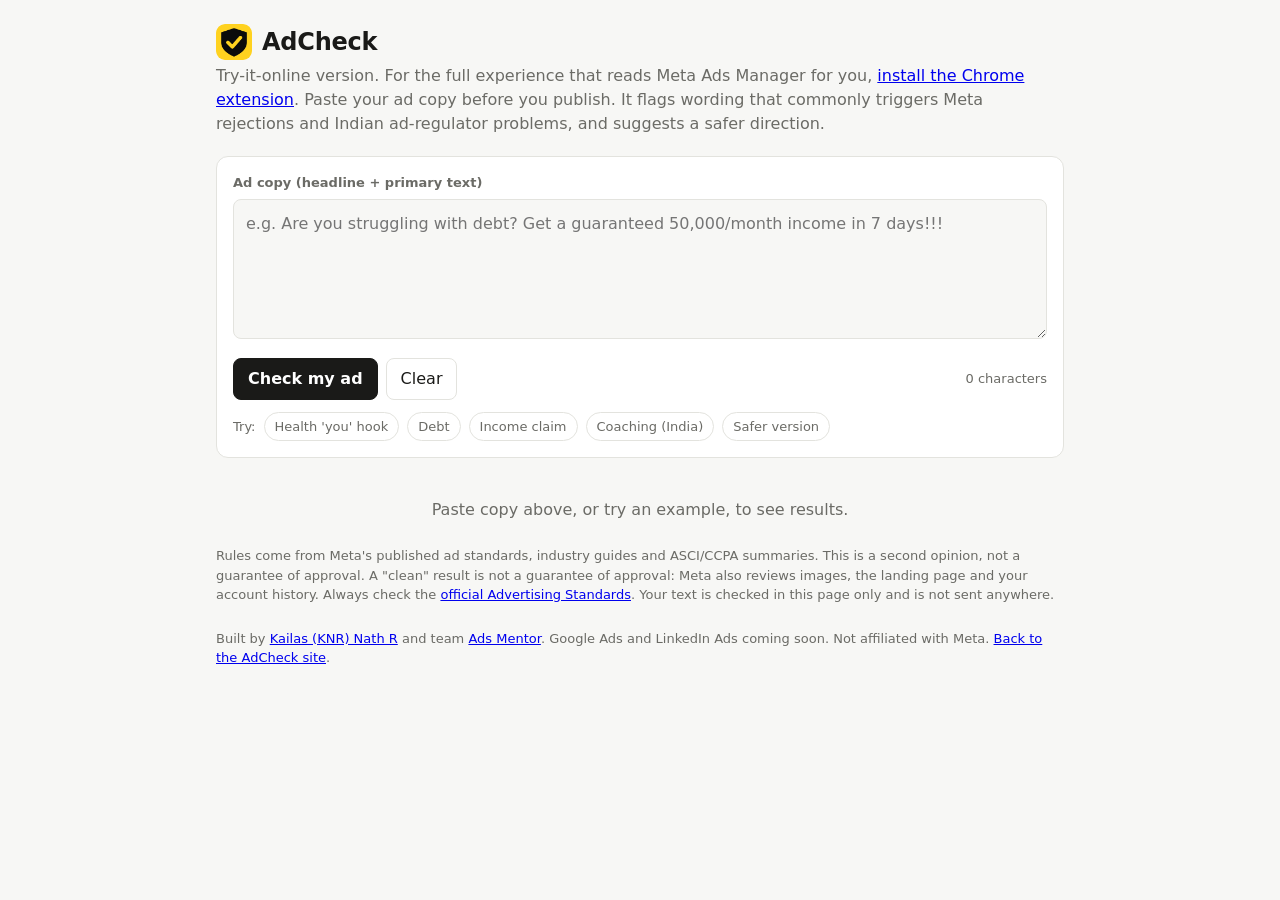
<file: docs/try/index.html>
<!doctype html>
<html lang="en">
<head>
<meta charset="utf-8">
<meta name="viewport" content="width=device-width, initial-scale=1">
<title>AdCheck: try it online (Ads Mentor)</title>
<link rel="icon" type="image/svg+xml" href="../favicon.svg">
<style>
  :root {
    --bg: #f7f7f5; --card: #ffffff; --ink: #1a1a18; --muted: #6b6b66; --line: #e3e3de;
    --high: #b42318; --high-bg: #fdecea; --med: #9a6700; --med-bg: #fff4d6;
    --low: #475467; --low-bg: #eef0f3; --ok: #1a7f37; --ok-bg: #e6f4ea;
    --accent: #1a1a18; --accent-ink: #ffffff; --mark: #ffd9d4;
  }
  @media (prefers-color-scheme: dark) {
    :root:not([data-theme="light"]) {
      --bg: #141413; --card: #1e1e1c; --ink: #ecebe6; --muted: #9b9a93; --line: #34342f;
      --high: #ff8a7a; --high-bg: #3a1f1b; --med: #f0c05a; --med-bg: #3a2f13;
      --low: #aab2c0; --low-bg: #262a31; --ok: #6fd08c; --ok-bg: #16301f;
      --accent: #ecebe6; --accent-ink: #141413; --mark: #5a2a24;
    }
  }
  * { box-sizing: border-box; }
  body { margin: 0; background: var(--bg); color: var(--ink);
    font: 16px/1.5 system-ui, -apple-system, "Segoe UI", Roboto, sans-serif; }
  .wrap { max-width: 880px; margin: 0 auto; padding: 24px 16px 64px; }
  h1 { font-size: 24px; margin: 0 0 4px; letter-spacing: -0.01em; }
  .sub { color: var(--muted); margin: 0 0 20px; }
  .card { background: var(--card); border: 1px solid var(--line); border-radius: 12px; padding: 16px; }
  label.lbl { display: block; font-size: 13px; font-weight: 600; color: var(--muted); margin-bottom: 6px; }
  textarea { width: 100%; min-height: 140px; resize: vertical; padding: 12px; font: inherit;
    color: var(--ink); background: var(--bg); border: 1px solid var(--line); border-radius: 8px; }
  textarea:focus { outline: 2px solid var(--accent); outline-offset: 1px; }
  .row { display: flex; gap: 8px; flex-wrap: wrap; align-items: center; margin-top: 12px; }
  button { font: inherit; cursor: pointer; border-radius: 8px; border: 1px solid var(--line);
    background: var(--card); color: var(--ink); padding: 8px 14px; }
  button.primary { background: var(--accent); color: var(--accent-ink); border-color: var(--accent); font-weight: 600; }
  button.chip { font-size: 13px; padding: 4px 10px; border-radius: 999px; color: var(--muted); }
  button.chip:hover { color: var(--ink); border-color: var(--ink); }
  .count { margin-left: auto; font-size: 13px; color: var(--muted); }
  .verdict { display: flex; gap: 12px; align-items: center; padding: 14px 16px; border-radius: 12px; margin-top: 20px; }
  .verdict .big { font-size: 20px; font-weight: 700; }
  .verdict small { display: block; font-weight: 400; opacity: .9; }
  .v-high { background: var(--high-bg); color: var(--high); }
  .v-review { background: var(--med-bg); color: var(--med); }
  .v-low { background: var(--low-bg); color: var(--low); }
  .v-clean { background: var(--ok-bg); color: var(--ok); }
  .preview { margin-top: 16px; white-space: pre-wrap; word-break: break-word; }
  mark { background: var(--mark); color: inherit; border-radius: 3px; padding: 0 2px; }
  mark.m-medium { background: var(--med-bg); box-shadow: inset 0 -2px 0 var(--med); }
  mark.m-low { background: var(--low-bg); box-shadow: inset 0 -2px 0 var(--low); }
  mark.m-high { box-shadow: inset 0 -2px 0 var(--high); }
  .finding { margin-top: 12px; border-left: 4px solid var(--line); }
  .finding.high { border-left-color: var(--high); }
  .finding.medium { border-left-color: var(--med); }
  .finding.low { border-left-color: var(--low); }
  .finding h3 { margin: 0 0 4px; font-size: 16px; display: flex; gap: 8px; align-items: center; flex-wrap: wrap; }
  .tag { font-size: 11px; font-weight: 700; text-transform: uppercase; letter-spacing: .04em;
    padding: 2px 8px; border-radius: 999px; }
  .tag.high { background: var(--high-bg); color: var(--high); }
  .tag.medium { background: var(--med-bg); color: var(--med); }
  .tag.low { background: var(--low-bg); color: var(--low); }
  .meta { font-size: 13px; color: var(--muted); margin: 0 0 8px; }
  .found { font-family: ui-monospace, Menlo, Consolas, monospace; font-size: 14px; }
  .fix { background: var(--bg); border-radius: 8px; padding: 10px 12px; margin-top: 8px; font-size: 15px; }
  .fix b { display: block; font-size: 12px; text-transform: uppercase; letter-spacing: .04em; color: var(--muted); margin-bottom: 2px; }
  .pair { font-size: 14px; margin-top: 6px; color: var(--muted); }
  .pair .no { color: var(--high); } .pair .yes { color: var(--ok); }
  .note { font-size: 13px; color: var(--muted); margin-top: 24px; }
  .empty { color: var(--muted); text-align: center; padding: 24px 0 0; }
  @media (max-width: 520px) { .count { width: 100%; margin-left: 0; } }
</style>
</head>
<body>
<div class="wrap">
  <h1 style="display:flex;align-items:center;gap:10px"><img src="../assets/icon-512.png" alt="" width="36" height="36" style="border-radius:9px"> AdCheck</h1>
  <p class="sub">Try-it-online version. For the full experience that reads Meta Ads Manager for you, <a href="../#install">install the Chrome extension</a>. Paste your ad copy before you publish. It flags wording that commonly triggers Meta rejections and Indian ad-regulator problems, and suggests a safer direction.</p>

  <div class="card">
    <label class="lbl" for="copy">Ad copy (headline + primary text)</label>
    <textarea id="copy" placeholder="e.g. Are you struggling with debt? Get a guaranteed 50,000/month income in 7 days!!!"></textarea>
    <div class="row">
      <button class="primary" id="check">Check my ad</button>
      <button id="clear">Clear</button>
      <span class="count" id="count">0 characters</span>
    </div>
    <div class="row" id="samples" aria-label="Try an example"></div>
  </div>

  <div id="out"><p class="empty">Paste copy above, or try an example, to see results.</p></div>

  <p class="note">
    Rules come from Meta's published ad standards, industry guides and ASCI/CCPA summaries. This is a second opinion, not a guarantee of approval.
    A "clean" result is not a guarantee of approval: Meta also reviews images, the landing page and your account history. Always check the
    <a href="https://transparency.meta.com/policies/ad-standards/" target="_blank" rel="noopener">official Advertising Standards</a>.
    Your text is checked in this page only and is not sent anywhere.
  </p>
  <p class="note">Built by <a href="https://iamknr.in" target="_blank" rel="noopener">Kailas (KNR) Nath R</a> and team <a href="https://adsmentor.in" target="_blank" rel="noopener">Ads Mentor</a>. Google Ads and LinkedIn Ads coming soon. Not affiliated with Meta. <a href="../">Back to the AdCheck site</a>.</p>
</div>

<script src="engine.js"></script>
<script>
  const $ = (id) => document.getElementById(id);
  const copy = $("copy"), out = $("out");

  const SAMPLES = [
    ["Health 'you' hook", "Do you have diabetes? Our herbal formula cured for good in 30 days!"],
    ["Debt", "Drowning in debt? Get a payday loan today, no credit check."],
    ["Income claim", "Make ₹1,00,000/month from home. No experience required, passive income, guaranteed!!!"],
    ["Coaching (India)", "Learn Meta Ads in 30 days. 100% placement guarantee. Join India's No.1 digital marketing course."],
    ["Safer version", "Learn Meta Ads with live classes and mentor feedback. Our 2025 batch: 42 of 60 students placed in related roles. Past record is no guarantee of future outcomes."],
  ];

  const esc = (s) => s.replace(/[&<>"]/g, (c) => ({ "&": "&amp;", "<": "&lt;", ">": "&gt;", '"': "&quot;" }[c]));

  function highlight(text, findings) {
    const spans = [];
    for (const f of findings) for (const m of f.matches) spans.push({ s: m.index, e: m.index + m.text.length, sev: f.severity });
    spans.sort((a, b) => a.s - b.s || b.e - a.e);
    let html = "", pos = 0;
    for (const sp of spans) {
      if (sp.s < pos) continue;
      html += esc(text.slice(pos, sp.s)) + `<mark class="m-${sp.sev}">${esc(text.slice(sp.s, sp.e))}</mark>`;
      pos = sp.e;
    }
    return html + esc(text.slice(pos));
  }

  const VERDICT = {
    high:   ["High risk of rejection", "Fix the red items before publishing."],
    review: ["Review recommended", "Some wording may be flagged. Check the notes below."],
    low:    ["Low risk", "Minor style points only."],
    clean:  ["No known risky wording found", "Not a guarantee. Images and the landing page are also reviewed."],
  };
  const SEV = { high: "High", medium: "Medium", low: "Low" };
  const SRC = { META: "Meta policy text", ASCI: "India regulator (ASCI/CCPA)", BLOG: "Third-party guidance" };

  function render() {
    const text = copy.value;
    $("count").textContent = text.length + " characters";
    if (!text.trim()) { out.innerHTML = '<p class="empty">Paste copy above, or try an example, to see results.</p>'; return; }
    const r = AdChecker.run(text);
    const [title, sub] = VERDICT[r.verdict];
    let html = `<div class="verdict v-${r.verdict}" role="status"><div class="big">${title}<small>${sub}</small></div></div>`;
    if (r.findings.length) {
      html += `<div class="card preview" aria-label="Your copy with flagged phrases">${highlight(text, r.findings)}</div>`;
    }
    for (const f of r.findings) {
      const found = [...new Set(f.matches.map((m) => m.text))].slice(0, 4).map((t) => `<span class="found">"${esc(t)}"</span>`).join(", ");
      html += `<div class="card finding ${f.severity}">
        <h3><span class="tag ${f.severity}">${SEV[f.severity]}</span>${esc(f.title)}</h3>
        <p class="meta">${esc(f.policy)} · ${SRC[f.source]}</p>
        <div>Found: ${found}</div>
        <p style="margin:8px 0 0">${esc(f.why)}</p>
        <div class="fix"><b>Safer direction</b>${esc(f.fix)}</div>
        ${f.example ? `<div class="pair"><span class="no">Risky:</span> ${esc(f.example[0])}<br><span class="yes">Safer:</span> ${esc(f.example[1])}</div>` : ""}
      </div>`;
    }
    out.innerHTML = html;
  }

  const sampleRow = $("samples");
  const lead = document.createElement("span"); lead.textContent = "Try:"; lead.className = "count"; lead.style.marginLeft = "0";
  sampleRow.appendChild(lead);
  SAMPLES.forEach(([name, txt]) => {
    const b = document.createElement("button"); b.className = "chip"; b.textContent = name;
    b.onclick = () => { copy.value = txt; render(); };
    sampleRow.appendChild(b);
  });
  $("check").onclick = render;
  $("clear").onclick = () => { copy.value = ""; render(); copy.focus(); };
  copy.addEventListener("input", render);
  render();
</script>
</body>
</html>
</file>
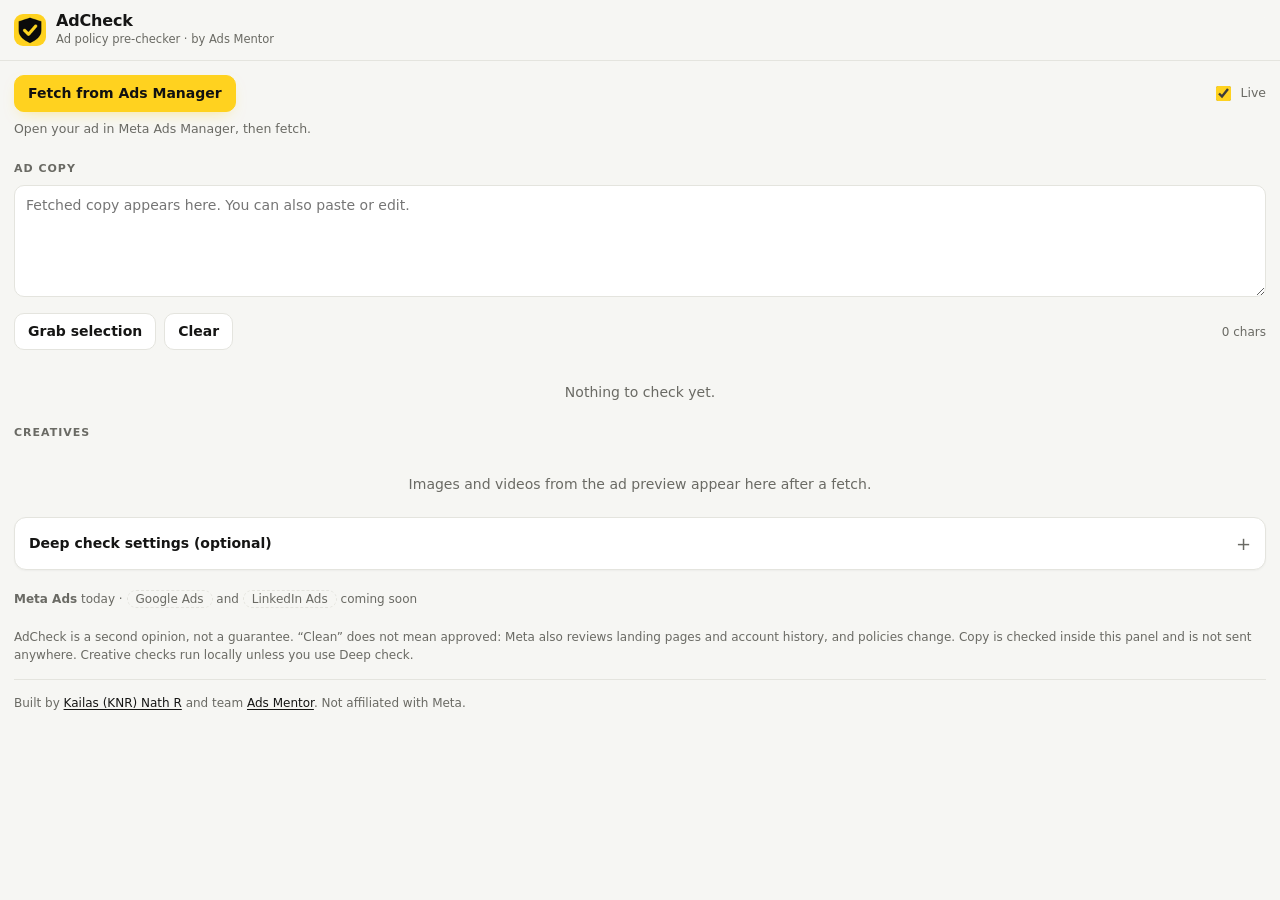
<file: extension/sidepanel.html>
<!doctype html>
<html lang="en">
<head>
<meta charset="utf-8">
<meta name="viewport" content="width=device-width, initial-scale=1">
<title>AdCheck by Ads Mentor</title>
<link rel="stylesheet" href="sidepanel.css">
</head>
<body>
<div class="wrap">
  <header class="brand">
    <img src="icons/icon-48.png" alt="" width="32" height="32">
    <div><h1>AdCheck</h1><div class="by">Ad policy pre-checker · by Ads Mentor</div></div>
  </header>

  <div class="row top">
    <button class="primary" id="fetch">Fetch from Ads Manager</button>
    <label class="live" title="Re-read the page every few seconds while you edit the ad">
      <input type="checkbox" id="live" checked> Live
    </label>
  </div>
  <div id="status" class="status" role="status">Open your ad in Meta Ads Manager, then fetch.</div>

  <h2>Ad copy</h2>
  <textarea id="copy" placeholder="Fetched copy appears here. You can also paste or edit."></textarea>
  <div class="row">
    <button id="grab" title="Uses the text you selected, or the text box you last clicked in, on any page">Grab selection</button>
    <button id="clear">Clear</button>
    <span class="count" id="count">0 chars</span>
  </div>
  <div id="out"><p class="empty">Nothing to check yet.</p></div>

  <h2>Creatives</h2>
  <div id="creatives"><p class="empty">Images and videos from the ad preview appear here after a fetch.</p></div>

  <details class="card settings">
    <summary>Deep check settings (optional)</summary>
    <p class="meta">Deep check sends the creative image to the AI service you choose, using your own API key, so the model can read text in the image and spot visual risks. Nothing is sent unless you click “Deep check” on a creative. Keys are stored only in this browser.</p>
    <label class="lbl" for="provider">Model</label>
    <select id="provider">
      <option value="gemma">Gemma 4 31B · OpenRouter (recommended)</option>
      <option value="nemotron">Nemotron 3.5 Super VL · OpenRouter</option>
      <option value="claude">Claude · Anthropic API</option>
    </select>
    <label class="lbl" for="key" id="keylbl" style="margin-top:10px">OpenRouter API key</label>
    <input id="key" type="password" autocomplete="off" placeholder="sk-or-…">
    <div class="row"><button id="savekey">Save key</button><button id="delkey">Remove key</button><span id="keystate" class="count"></span></div>
    <div class="help"><a href="https://iam-knr.github.io/adsmentor-adcheck/openrouter-setup/" target="_blank" rel="noopener">Setup guide</a><a href="https://openrouter.ai/settings/keys" target="_blank" rel="noopener">Get an OpenRouter key</a></div>
    <p class="meta" style="margin-top:10px">Some models are rate-limited, and providers may log prompts and images, so avoid sending confidential client creatives. Treat results as a second opinion.</p>
  </details>

  <p class="soon" aria-label="Roadmap"><b>Meta Ads</b> today · <span>Google Ads</span> and <span>LinkedIn Ads</span> coming soon</p>

  <p class="note">
    AdCheck is a second opinion, not a guarantee. “Clean” does not mean approved: Meta also reviews landing pages and account history, and policies change.
    Copy is checked inside this panel and is not sent anywhere. Creative checks run locally unless you use Deep check.
  </p>
  <footer class="credit">
    Built by <a href="https://iamknr.in" target="_blank" rel="noopener">Kailas (KNR) Nath R</a>
    and team <a href="https://adsmentor.in" target="_blank" rel="noopener">Ads Mentor</a>.
    Not affiliated with Meta.
  </footer>
</div>
<script src="engine.js"></script>
<script src="creative.js"></script>
<script src="sidepanel.js"></script>
</body>
</html>
</file>
<file: docs/assets/site.css>
:root {
    --bg: #0b0b0b; --panel: #151514; --panel-2: #1c1c1a; --line: #2b2b28;
    --ink: #f5f5f0; --muted: #a3a39b; --yellow: #ffd21f; --yellow-ink: #111;
    --red: #ff8a7a; --green: #6fd08c;
    --radius: 16px; --max: 1120px;
  }
  * { box-sizing: border-box; }
  html { scroll-behavior: smooth; }
  body { margin: 0; background: var(--bg); color: var(--ink);
    font: 17px/1.6 "Figtree", system-ui, -apple-system, "Segoe UI", Roboto, sans-serif; -webkit-font-smoothing: antialiased; }
  a { color: inherit; }
  .wrap { max-width: var(--max); margin: 0 auto; padding: 0 20px; }
  .skip { position: absolute; left: -999px; } .skip:focus { left: 12px; top: 12px; background: var(--yellow); color: var(--yellow-ink); padding: 8px 12px; border-radius: 8px; z-index: 10; }

  /* nav */
  header.nav { position: sticky; top: 0; z-index: 5; background: rgba(11,11,11,.85); backdrop-filter: blur(10px); border-bottom: 1px solid var(--line); }
  .nav .wrap { display: flex; align-items: center; gap: 20px; height: 64px; }
  .logo { display: flex; align-items: center; gap: 10px; font-weight: 800; font-size: 19px; text-decoration: none; letter-spacing: -.01em; }
  .logo img { width: 32px; height: 32px; border-radius: 8px; }
  .nav nav { margin-left: auto; display: flex; gap: 22px; align-items: center; font-size: 15px; color: var(--muted); }
  .nav nav a { text-decoration: none; } .nav nav a:hover { color: var(--ink); }
  .btn { display: inline-flex; align-items: center; gap: 8px; font-weight: 700; font-size: 16px; text-decoration: none;
    padding: 12px 20px; border-radius: 12px; border: 1px solid var(--line); background: var(--panel); color: var(--ink); }
  .btn:hover { border-color: var(--muted); }
  .btn.primary { background: var(--yellow); color: var(--yellow-ink); border-color: var(--yellow); }
  .btn.primary:hover { filter: brightness(1.06); }
  .btn.sm { padding: 8px 14px; font-size: 14px; border-radius: 10px; }
  :focus-visible { outline: 3px solid var(--yellow); outline-offset: 3px; }

  /* hero */
  .hero { padding: 72px 0 40px; }
  .hero .wrap { display: grid; grid-template-columns: 1.15fr .85fr; gap: 48px; align-items: center; }
  .pill { display: inline-flex; gap: 8px; align-items: center; font-size: 14px; font-weight: 600; color: var(--yellow);
    border: 1px solid rgba(255,210,31,.35); background: rgba(255,210,31,.08); padding: 6px 12px; border-radius: 999px; }
  h1 { font-size: clamp(36px, 5.4vw, 60px); line-height: 1.05; letter-spacing: -.03em; margin: 18px 0 18px; font-weight: 800; }
  h1 em { font-style: normal; color: var(--yellow); }
  .lead { font-size: 20px; color: var(--muted); max-width: 34em; margin: 0 0 28px; }
  .cta { display: flex; gap: 12px; flex-wrap: wrap; }
  .facts { display: flex; gap: 18px; flex-wrap: wrap; margin-top: 26px; font-size: 14px; color: var(--muted); }
  .facts span::before { content: "✓ "; color: var(--green); font-weight: 800; }
  .frame { background: var(--panel); border: 1px solid var(--line); border-radius: 20px; padding: 10px; box-shadow: 0 30px 80px rgba(0,0,0,.6); }
  .frame img { display: block; width: 100%; height: auto; border-radius: 12px; }
  .frame figcaption, .shot figcaption { font-size: 13px; color: var(--muted); padding: 10px 6px 2px; }

  /* sections */
  section { padding: 72px 0; }
  .eyebrow { color: var(--yellow); font-weight: 700; font-size: 14px; letter-spacing: .08em; text-transform: uppercase; }
  h2 { font-size: clamp(28px, 3.6vw, 40px); line-height: 1.12; letter-spacing: -.02em; margin: 8px 0 14px; font-weight: 800; }
  .sub { color: var(--muted); max-width: 40em; margin: 0 0 36px; font-size: 18px; }
  .grid { display: grid; gap: 16px; grid-template-columns: repeat(3, 1fr); }
  .card { background: var(--panel); border: 1px solid var(--line); border-radius: var(--radius); padding: 24px; }
  .card h3 { margin: 0 0 6px; font-size: 19px; letter-spacing: -.01em; }
  .card p { margin: 0; color: var(--muted); font-size: 16px; }
  .ico { width: 40px; height: 40px; border-radius: 10px; background: rgba(255,210,31,.12); color: var(--yellow);
    display: grid; place-items: center; font-weight: 800; margin-bottom: 14px; }

  .band { background: var(--panel); border-top: 1px solid var(--line); border-bottom: 1px solid var(--line); }
  .shots { display: grid; gap: 24px; grid-template-columns: repeat(3, 1fr); align-items: start; }
  .shot { margin: 0; background: var(--bg); border: 1px solid var(--line); border-radius: 18px; padding: 10px; }
  .shot img { display: block; width: 100%; height: auto; border-radius: 10px; }
  .shot b { display: block; padding: 12px 6px 0; font-size: 17px; }

  .steps { counter-reset: s; display: grid; gap: 16px; grid-template-columns: repeat(3, 1fr); padding: 0; list-style: none; margin: 0; }
  .steps li { counter-increment: s; background: var(--panel); border: 1px solid var(--line); border-radius: var(--radius); padding: 24px; }
  .steps li::before { content: counter(s); display: grid; place-items: center; width: 34px; height: 34px; border-radius: 50%;
    background: var(--yellow); color: var(--yellow-ink); font-weight: 800; margin-bottom: 14px; }
  .steps b { display: block; font-size: 19px; margin-bottom: 4px; }
  .steps span { color: var(--muted); }

  .checks { columns: 2; column-gap: 40px; padding: 0; margin: 0; list-style: none; }
  .checks li { break-inside: avoid; padding: 0 0 14px 28px; position: relative; color: var(--muted); }
  .checks li b { color: var(--ink); }
  .checks li::before { content: "▲"; position: absolute; left: 0; top: 2px; font-size: 12px; color: var(--yellow); }

  .road { display: grid; gap: 16px; grid-template-columns: repeat(3, 1fr); }
  .road .card { position: relative; }
  .badge { display: inline-block; font-size: 12px; font-weight: 800; letter-spacing: .06em; text-transform: uppercase; padding: 3px 10px; border-radius: 999px; margin-bottom: 12px; }
  .badge.live { background: var(--yellow); color: var(--yellow-ink); }
  .badge.soon { border: 1px dashed var(--muted); color: var(--muted); }
  .card.dim { border-style: dashed; }

  pre, code { font-family: ui-monospace, "SF Mono", Menlo, Consolas, monospace; }
  code { background: var(--panel-2); border: 1px solid var(--line); padding: 1px 7px; border-radius: 6px; font-size: .9em; }
  .install { display: grid; grid-template-columns: 1.1fr .9fr; gap: 32px; align-items: start; }
  .install ol { margin: 0 0 24px; padding-left: 22px; } .install li { margin-bottom: 10px; color: var(--muted); } .install li b { color: var(--ink); }
  .note { border-left: 4px solid var(--yellow); background: var(--panel); border-radius: 0 12px 12px 0; padding: 16px 20px; color: var(--muted); font-size: 16px; }
  .note b { color: var(--ink); }

  /* credits + footer */
  .built { display: grid; gap: 16px; grid-template-columns: 1fr 1fr; }
  .built .card a { color: var(--yellow); font-weight: 700; text-decoration: none; border-bottom: 1px solid rgba(255,210,31,.4); }
  footer { border-top: 1px solid var(--line); padding: 32px 0 48px; color: var(--muted); font-size: 14px; }
  footer .wrap { display: flex; gap: 24px; flex-wrap: wrap; justify-content: space-between; }
  footer a { color: var(--ink); }

  @media (max-width: 900px) {
    .hero .wrap, .install { grid-template-columns: 1fr; }
    .grid, .shots, .steps, .road, .built { grid-template-columns: 1fr; }
    .checks { columns: 1; }
    .nav nav a:not(.btn) { display: none; }
    .hero { padding-top: 40px; } section { padding: 52px 0; }
    .frame { max-width: 460px; }
  }
  @media (prefers-reduced-motion: reduce) { html { scroll-behavior: auto; } }

  /* ---- v2 polish ---- */
  :root { --ease: cubic-bezier(.2,.7,.2,1); --shadow: 0 1px 0 rgba(255,255,255,.04) inset, 0 24px 60px -20px rgba(0,0,0,.7); }
  body { background: radial-gradient(1100px 520px at 78% -80px, rgba(255,210,31,.10), transparent 60%), var(--bg); background-repeat: no-repeat; }
  .nav .wrap { height: 68px; }
  .nav nav { gap: 26px; }
  .btn { transition: transform .15s var(--ease), border-color .15s, filter .15s, background .15s; }
  .btn:active { transform: translateY(1px); }
  .btn.primary { box-shadow: 0 8px 24px -10px rgba(255,210,31,.55); }
  .card { box-shadow: var(--shadow); transition: border-color .2s, transform .2s var(--ease); }
  .grid .card:hover, .road .card:hover { border-color: #3a3a36; transform: translateY(-2px); }
  .hero { padding: 84px 0 56px; }
  .hero .wrap { align-items: center; gap: 56px; }
  .lead { font-size: 20px; line-height: 1.55; }
  .facts { gap: 10px; margin-top: 30px; }
  .facts span { display: inline-flex; gap: 8px; align-items: center; font-size: 14px; color: var(--ink); background: var(--panel);
    border: 1px solid var(--line); padding: 7px 12px; border-radius: 999px; white-space: nowrap; }
  .facts span::before { content: ""; width: 6px; height: 6px; border-radius: 50%; background: var(--green); }
  .frame { position: relative; box-shadow: var(--shadow), 0 0 0 1px rgba(255,255,255,.02); }
  .frame::before { content: ""; position: absolute; inset: -40px -30px; z-index: -1; background: radial-gradient(closest-side, rgba(255,210,31,.16), transparent); filter: blur(10px); }
  .frame .crop { max-height: 640px; overflow: hidden; border-radius: 12px; position: relative;
    -webkit-mask-image: linear-gradient(#000 80%, transparent); mask-image: linear-gradient(#000 80%, transparent); }
  .frame .crop img { border-radius: 0; }
  .shot .crop { max-height: 520px; overflow: hidden; border-radius: 10px;
    -webkit-mask-image: linear-gradient(#000 82%, transparent); mask-image: linear-gradient(#000 82%, transparent); }
  .shot .crop.full { max-height: none; -webkit-mask-image: none; mask-image: none; }
  .shot .crop img { border-radius: 0; }
  .shot b { font-size: 18px; }
  h2 { text-wrap: balance; } h1 { text-wrap: balance; }
  .sub { line-height: 1.6; }
  .eyebrow { display: inline-flex; gap: 10px; align-items: center; }
  .eyebrow::before { content: ""; width: 18px; height: 2px; background: var(--yellow); border-radius: 2px; }
  .ico { width: 44px; height: 44px; border-radius: 12px; background: linear-gradient(145deg, rgba(255,210,31,.22), rgba(255,210,31,.06)); border: 1px solid rgba(255,210,31,.25); }
  .steps li, .road .card, .built .card { box-shadow: var(--shadow); }
  .note { box-shadow: var(--shadow); }
  .guide a.btn { margin-top: 6px; }
  .prose { max-width: 760px; }
  .prose h2 { margin-top: 56px; }
  .prose p, .prose li { color: var(--muted); }
  .prose li b, .prose p b { color: var(--ink); }
  .prose ol { padding-left: 0; list-style: none; counter-reset: g; margin: 20px 0; }
  .prose ol > li { counter-increment: g; position: relative; padding: 0 0 22px 52px; margin: 0; }
  .prose ol > li::before { content: counter(g); position: absolute; left: 0; top: -2px; width: 34px; height: 34px; border-radius: 50%;
    background: var(--yellow); color: var(--yellow-ink); font-weight: 800; display: grid; place-items: center; }
  .prose ol > li > b:first-child { display: block; color: var(--ink); font-size: 19px; margin-bottom: 2px; }
  .kbd { font-family: ui-monospace, Menlo, Consolas, monospace; background: var(--panel-2); border: 1px solid var(--line); border-bottom-width: 2px; padding: 1px 7px; border-radius: 6px; font-size: .88em; color: var(--ink); }
  table.t { width: 100%; border-collapse: collapse; font-size: 15px; margin: 18px 0; }
  table.t th, table.t td { text-align: left; padding: 12px 14px; border-bottom: 1px solid var(--line); vertical-align: top; }
  table.t th { color: var(--ink); font-size: 13px; letter-spacing: .06em; text-transform: uppercase; }
  table.t td:first-child { color: var(--ink); white-space: nowrap; font-weight: 600; }
  table.t td { color: var(--muted); }
  .crumb { font-size: 14px; color: var(--muted); margin-bottom: 14px; } .crumb a { text-decoration: none; border-bottom: 1px solid var(--line); }
  footer .wrap { align-items: center; }
  @media (max-width: 900px) {
    .nav nav a:not(.btn) { display: none; }
    .hero { padding-top: 36px; }
    .frame .crop { max-height: 460px; }
    .shot .crop { max-height: 420px; }
    table.t td:first-child { white-space: normal; }
  }
</file>
<file: extension/sidepanel.css>
/* AdCheck side panel. Tokens first; light and dark follow the browser. */
:root {
  --bg: #f6f6f3; --card: #ffffff; --card-2: #f0f0ec; --ink: #151514; --muted: #6a6a64; --line: #e4e4de;
  --high: #b42318; --high-bg: #fdecea; --med: #8a5a00; --med-bg: #fff3d1;
  --low: #475467; --low-bg: #eceef2; --ok: #1a7f37; --ok-bg: #e5f4ea;
  --brand: #ffd21f; --brand-ink: #111111; --mark: #ffd9d4; --focus: #151514;
  --r: 12px; --shadow: 0 1px 2px rgba(0,0,0,.04);
}
@media (prefers-color-scheme: dark) {
  :root:not([data-theme="light"]) {
    --bg: #0d0d0c; --card: #161615; --card-2: #1d1d1b; --ink: #f1f0ea; --muted: #9a9992; --line: #2a2a27;
    --high: #ff8a7a; --high-bg: #3a1f1b; --med: #f0c05a; --med-bg: #362b12;
    --low: #aab2c0; --low-bg: #23272e; --ok: #6fd08c; --ok-bg: #14301e;
    --mark: #5a2a24; --focus: #f1f0ea; --shadow: 0 1px 0 rgba(255,255,255,.03) inset;
  }
}
* { box-sizing: border-box; }
html { -webkit-text-size-adjust: 100%; }
body { margin: 0; background: var(--bg); color: var(--ink);
  font: 14px/1.5 system-ui, -apple-system, "Segoe UI", Roboto, sans-serif; -webkit-font-smoothing: antialiased; }
.wrap { padding: 0 14px 40px; }
a { color: var(--ink); text-underline-offset: 2px; }
:focus-visible { outline: 2px solid var(--focus); outline-offset: 2px; border-radius: 6px; }

/* header */
.brand { position: sticky; top: 0; z-index: 5; display: flex; gap: 10px; align-items: center; margin: 0 -14px; padding: 12px 14px;
  background: color-mix(in srgb, var(--bg) 88%, transparent); backdrop-filter: blur(10px); border-bottom: 1px solid var(--line); }
.brand img { border-radius: 9px; display: block; }
.brand h1 { margin: 0; font-size: 16px; line-height: 1.1; letter-spacing: -.01em; font-weight: 800; }
.brand .by { font-size: 11.5px; color: var(--muted); margin-top: 1px; }
h2 { font-size: 11px; text-transform: uppercase; letter-spacing: .09em; color: var(--muted); margin: 22px 0 8px; font-weight: 700; }
.sub { color: var(--muted); }

/* controls */
button { font: inherit; font-weight: 600; cursor: pointer; border-radius: 10px; border: 1px solid var(--line);
  background: var(--card); color: var(--ink); padding: 7px 13px; min-height: 34px; transition: border-color .15s, filter .15s, transform .1s; }
button:hover { border-color: var(--muted); }
button:active { transform: translateY(1px); }
button:disabled { opacity: .55; cursor: default; }
button.primary { background: var(--brand); color: var(--brand-ink); border-color: var(--brand); box-shadow: 0 6px 16px -8px rgba(255,210,31,.6); }
button.primary:hover { filter: brightness(1.05); }
button.chip { font-size: 12px; padding: 3px 10px; min-height: 0; border-radius: 999px; color: var(--muted); font-weight: 500; }
label.lbl { display: block; font-size: 12px; font-weight: 600; color: var(--muted); margin: 0 0 5px; }
textarea, input[type="password"], input[type="text"], select {
  width: 100%; padding: 9px 11px; font: inherit; color: var(--ink); background: var(--card);
  border: 1px solid var(--line); border-radius: 10px; }
textarea { min-height: 112px; resize: vertical; line-height: 1.5; }
textarea:focus, input:focus, select:focus { outline: 2px solid var(--focus); outline-offset: 1px; border-color: transparent; }
.row { display: flex; gap: 8px; flex-wrap: wrap; align-items: center; margin-top: 10px; }
.row.top { margin-top: 14px; }
.count { margin-left: auto; font-size: 12px; color: var(--muted); }
.live { display: inline-flex; gap: 6px; align-items: center; font-size: 12.5px; color: var(--muted); cursor: pointer; margin-left: auto; }
.status { font-size: 12.5px; color: var(--muted); min-height: 18px; margin-top: 8px; }

/* verdict */
.verdict { display: flex; gap: 12px; align-items: center; padding: 14px 16px; border-radius: var(--r); margin-top: 16px; }
.verdict::before { content: ""; width: 10px; height: 10px; border-radius: 50%; background: currentColor; flex: none; box-shadow: 0 0 0 5px color-mix(in srgb, currentColor 18%, transparent); }
.verdict .big { font-size: 16px; font-weight: 800; letter-spacing: -.01em; }
.verdict small { display: block; font-weight: 500; font-size: 12.5px; opacity: .9; margin-top: 1px; }
.v-high { background: var(--high-bg); color: var(--high); }
.v-review { background: var(--med-bg); color: var(--med); }
.v-low { background: var(--low-bg); color: var(--low); }
.v-clean { background: var(--ok-bg); color: var(--ok); }

/* cards and findings */
.card { background: var(--card); border: 1px solid var(--line); border-radius: var(--r); padding: 12px 14px; box-shadow: var(--shadow); }
.preview { margin-top: 12px; white-space: pre-wrap; word-break: break-word; line-height: 1.65; }
mark { background: var(--mark); color: inherit; border-radius: 4px; padding: 1px 2px; cursor: help; }
mark.m-medium { background: var(--med-bg); box-shadow: inset 0 -2px 0 var(--med); }
mark.m-low { background: var(--low-bg); box-shadow: inset 0 -2px 0 var(--low); }
mark.m-high { box-shadow: inset 0 -2px 0 var(--high); }
.finding { margin-top: 10px; border-left: 3px solid var(--line); }
.finding.high { border-left-color: var(--high); } .finding.medium { border-left-color: var(--med); } .finding.low { border-left-color: var(--low); }
.finding h3 { margin: 0 0 3px; font-size: 14px; display: flex; gap: 8px; align-items: center; flex-wrap: wrap; letter-spacing: -.005em; }
.tag { font-size: 10px; font-weight: 800; text-transform: uppercase; letter-spacing: .06em; padding: 2px 7px; border-radius: 999px; }
.tag.high { background: var(--high-bg); color: var(--high); }
.tag.medium { background: var(--med-bg); color: var(--med); }
.tag.low { background: var(--low-bg); color: var(--low); }
.meta { font-size: 12px; color: var(--muted); margin: 0 0 6px; }
.found { font-family: ui-monospace, Menlo, Consolas, monospace; font-size: 12.5px; }
.fix { background: var(--card-2); border-radius: 9px; padding: 8px 10px; margin-top: 8px; font-size: 13px; }
.fix b { display: block; font-size: 10.5px; text-transform: uppercase; letter-spacing: .07em; color: var(--muted); margin-bottom: 2px; }
.pair { font-size: 12.5px; margin-top: 8px; color: var(--muted); }
.pair .no { color: var(--high); font-weight: 600; } .pair .yes { color: var(--ok); font-weight: 600; }
.note { font-size: 12px; color: var(--muted); margin-top: 20px; line-height: 1.55; }
.empty { color: var(--muted); text-align: center; padding: 18px 0 0; }
.soon { font-size: 12px; color: var(--muted); margin: 20px 0 0; }
.soon span { border: 1px dashed var(--line); border-radius: 999px; padding: 1px 8px; white-space: nowrap; }
.credit { font-size: 12px; color: var(--muted); margin-top: 14px; padding-top: 14px; border-top: 1px solid var(--line); }

/* creatives */
.crv { display: flex; gap: 12px; align-items: flex-start; }
.crv img.thumb { width: 72px; height: 72px; object-fit: cover; border-radius: 10px; border: 1px solid var(--line); background: var(--bg); flex: none; }
.crv .body { min-width: 0; flex: 1; }
.crv .dims { font-size: 12px; color: var(--muted); }
.crv .row { margin-top: 6px; }
.sub-finding { margin-top: 8px; padding-left: 10px; border-left: 3px solid var(--line); font-size: 13px; }
.sub-finding.high { border-left-color: var(--high); } .sub-finding.medium { border-left-color: var(--med); } .sub-finding.low { border-left-color: var(--low); }
.sub-finding .t { font-weight: 700; } .sub-finding .w { color: var(--muted); }
.readtext { font-size: 12.5px; color: var(--muted); margin-top: 8px; white-space: pre-wrap; }
details.skipped { margin-top: 6px; font-size: 12px; color: var(--muted); overflow-wrap: anywhere; }
details.skipped summary { cursor: pointer; }

/* settings */
details.settings { margin-top: 22px; }
details.settings summary { cursor: pointer; font-weight: 700; list-style: none; display: flex; align-items: center; justify-content: space-between; }
details.settings summary::-webkit-details-marker { display: none; }
details.settings summary::after { content: "+"; font-weight: 500; font-size: 18px; color: var(--muted); }
details.settings[open] summary::after { content: "−"; }
details.settings .lbl { margin-top: 12px; }
.help { display: flex; gap: 8px; flex-wrap: wrap; margin-top: 10px; }
.help a { font-size: 12.5px; font-weight: 600; text-decoration: none; padding: 5px 10px; border: 1px solid var(--line); border-radius: 999px; }
.help a:hover { border-color: var(--muted); }
.field-chip { display: inline-block; font-size: 11px; font-weight: 700; text-transform: uppercase; letter-spacing: .04em; background: var(--low-bg); color: var(--low); padding: 1px 6px; border-radius: 999px; margin-right: 4px; }

/* hover explanation card */
.tip { position: fixed; z-index: 100; width: min(320px, calc(100vw - 16px)); background: var(--card); color: var(--ink);
  border: 1px solid var(--line); border-radius: 12px; padding: 11px 13px; font-size: 12.5px; line-height: 1.45;
  box-shadow: 0 12px 32px rgba(0,0,0,.32); pointer-events: none; }
.tip[hidden] { display: none; }
.tip-h { display: flex; gap: 8px; align-items: center; flex-wrap: wrap; margin-bottom: 2px; font-size: 13px; }
.tip-m { color: var(--muted); font-size: 11.5px; margin-bottom: 6px; }
.tip-p { margin-top: 5px; }
mark[data-fi]:focus-visible { outline: 2px solid var(--focus); outline-offset: 1px; }

@media (prefers-reduced-motion: reduce) { button { transition: none; } }
input[type="checkbox"] { accent-color: var(--brand); width: 15px; height: 15px; }
</file>
